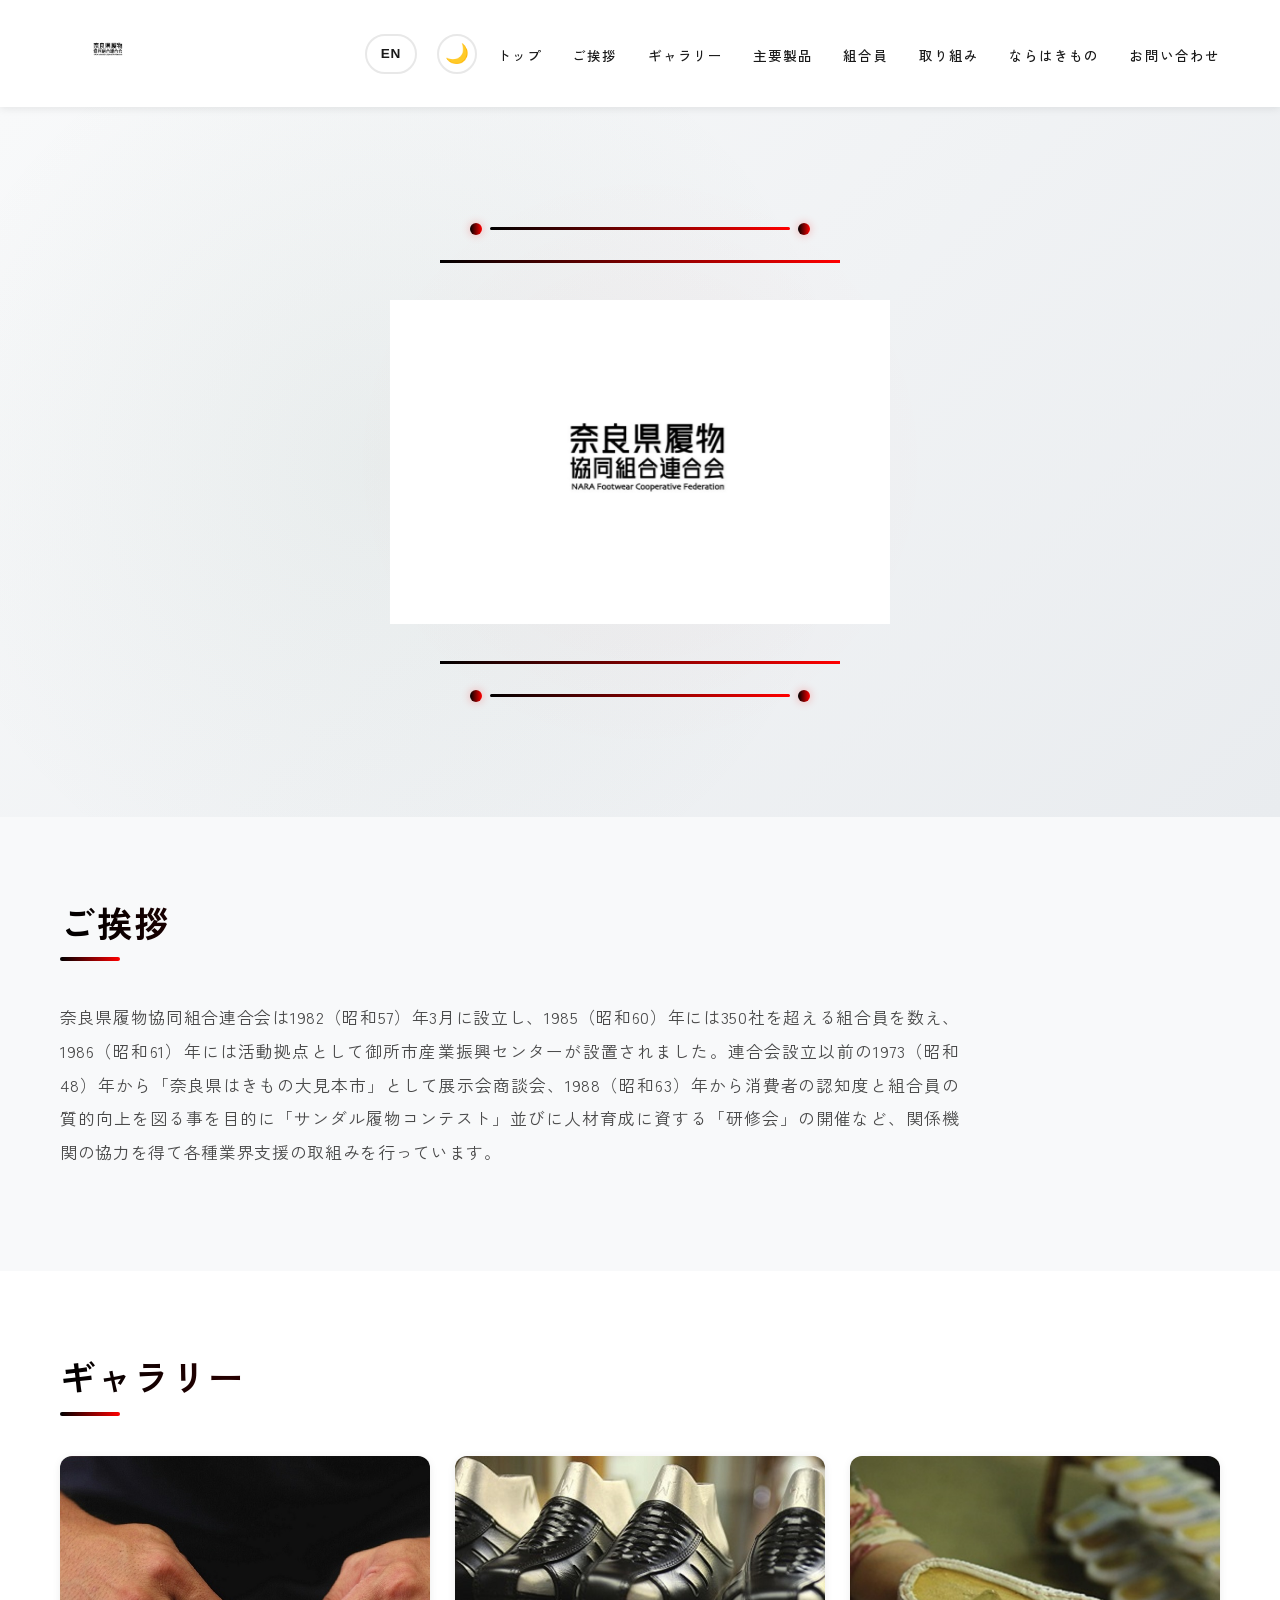
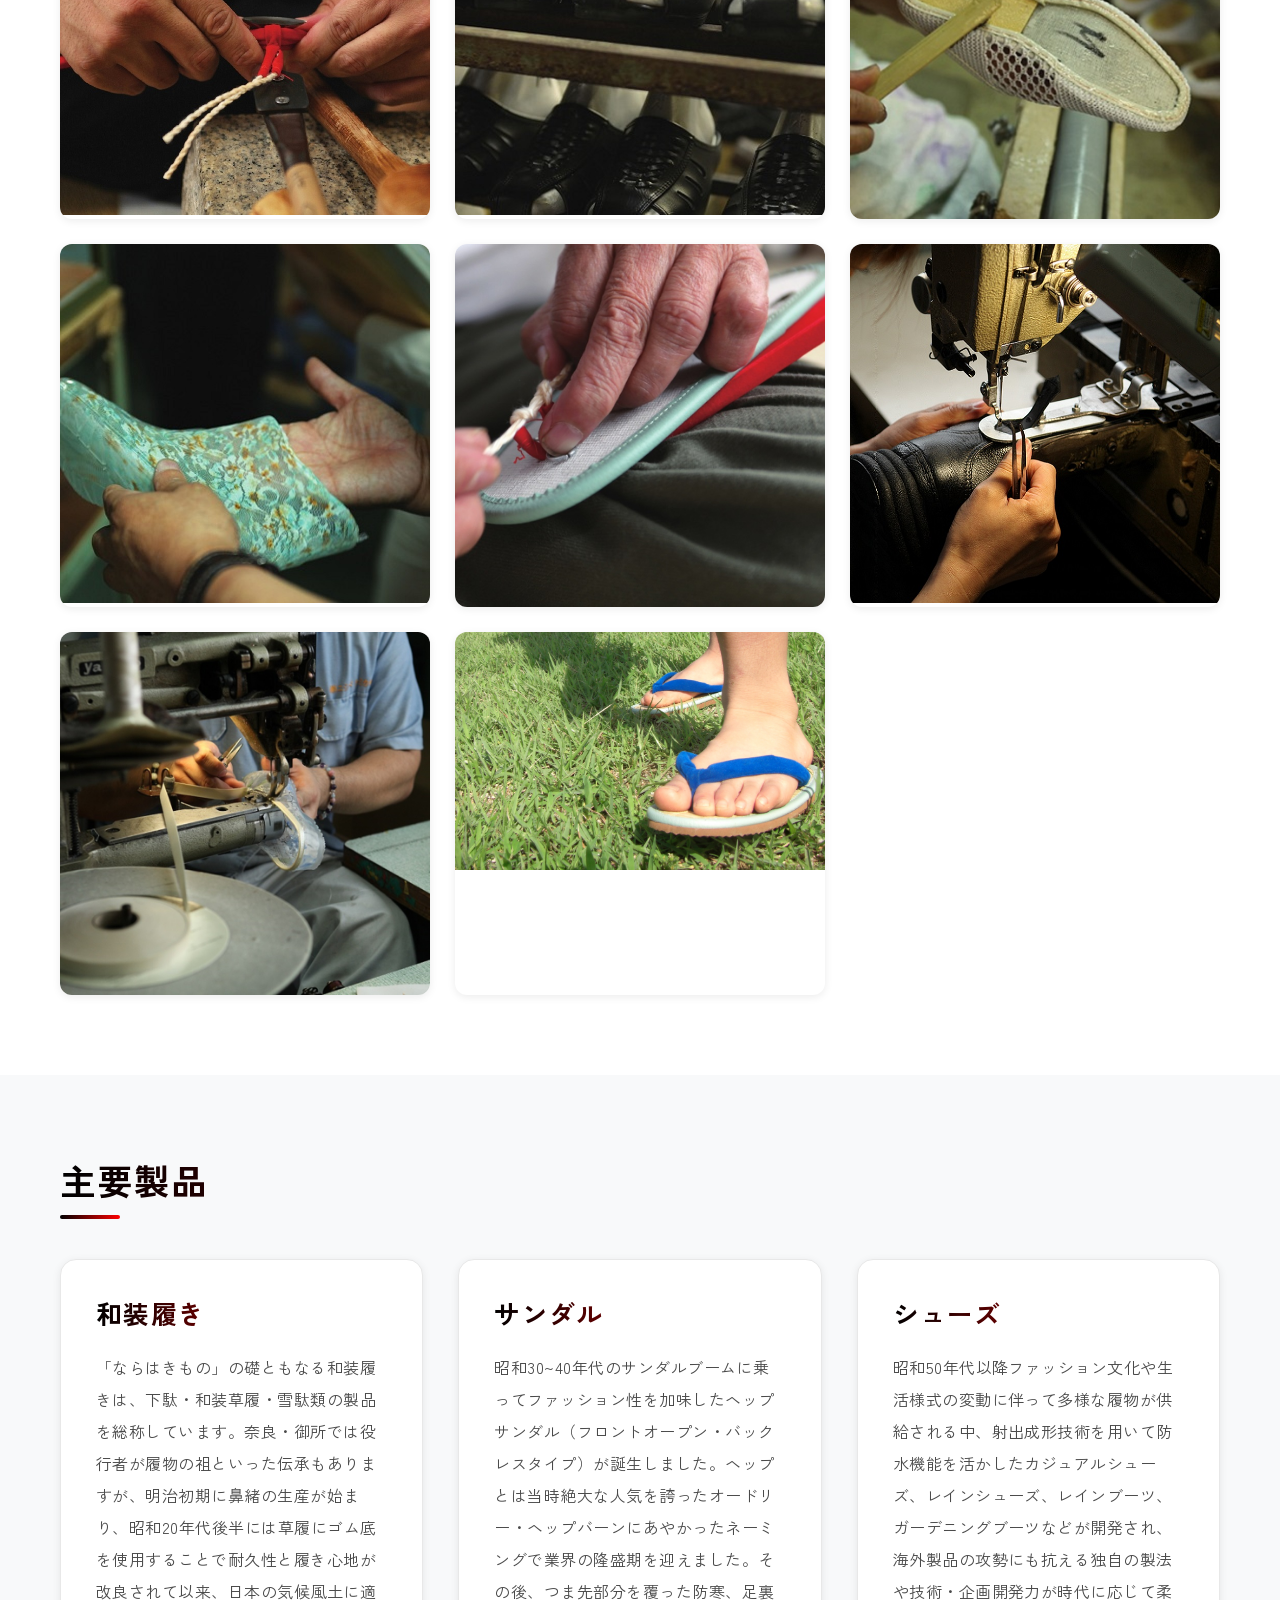
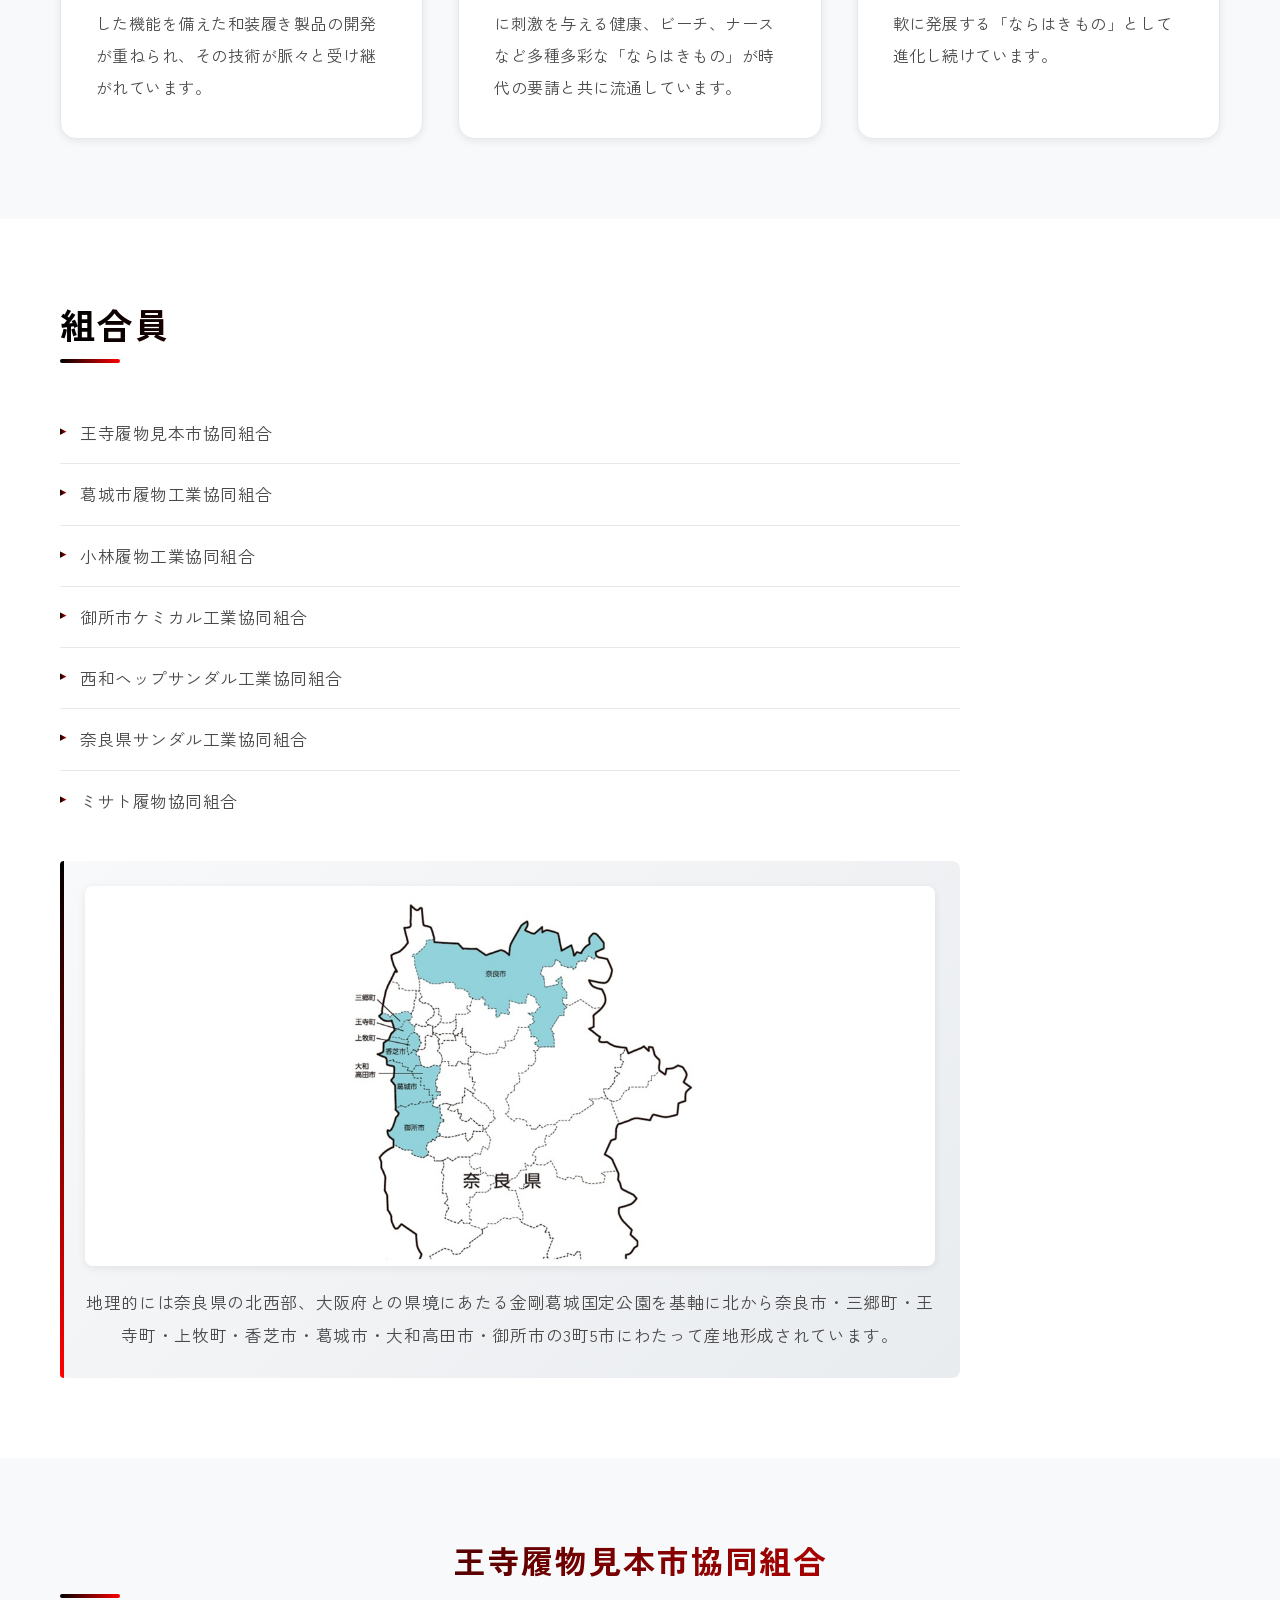
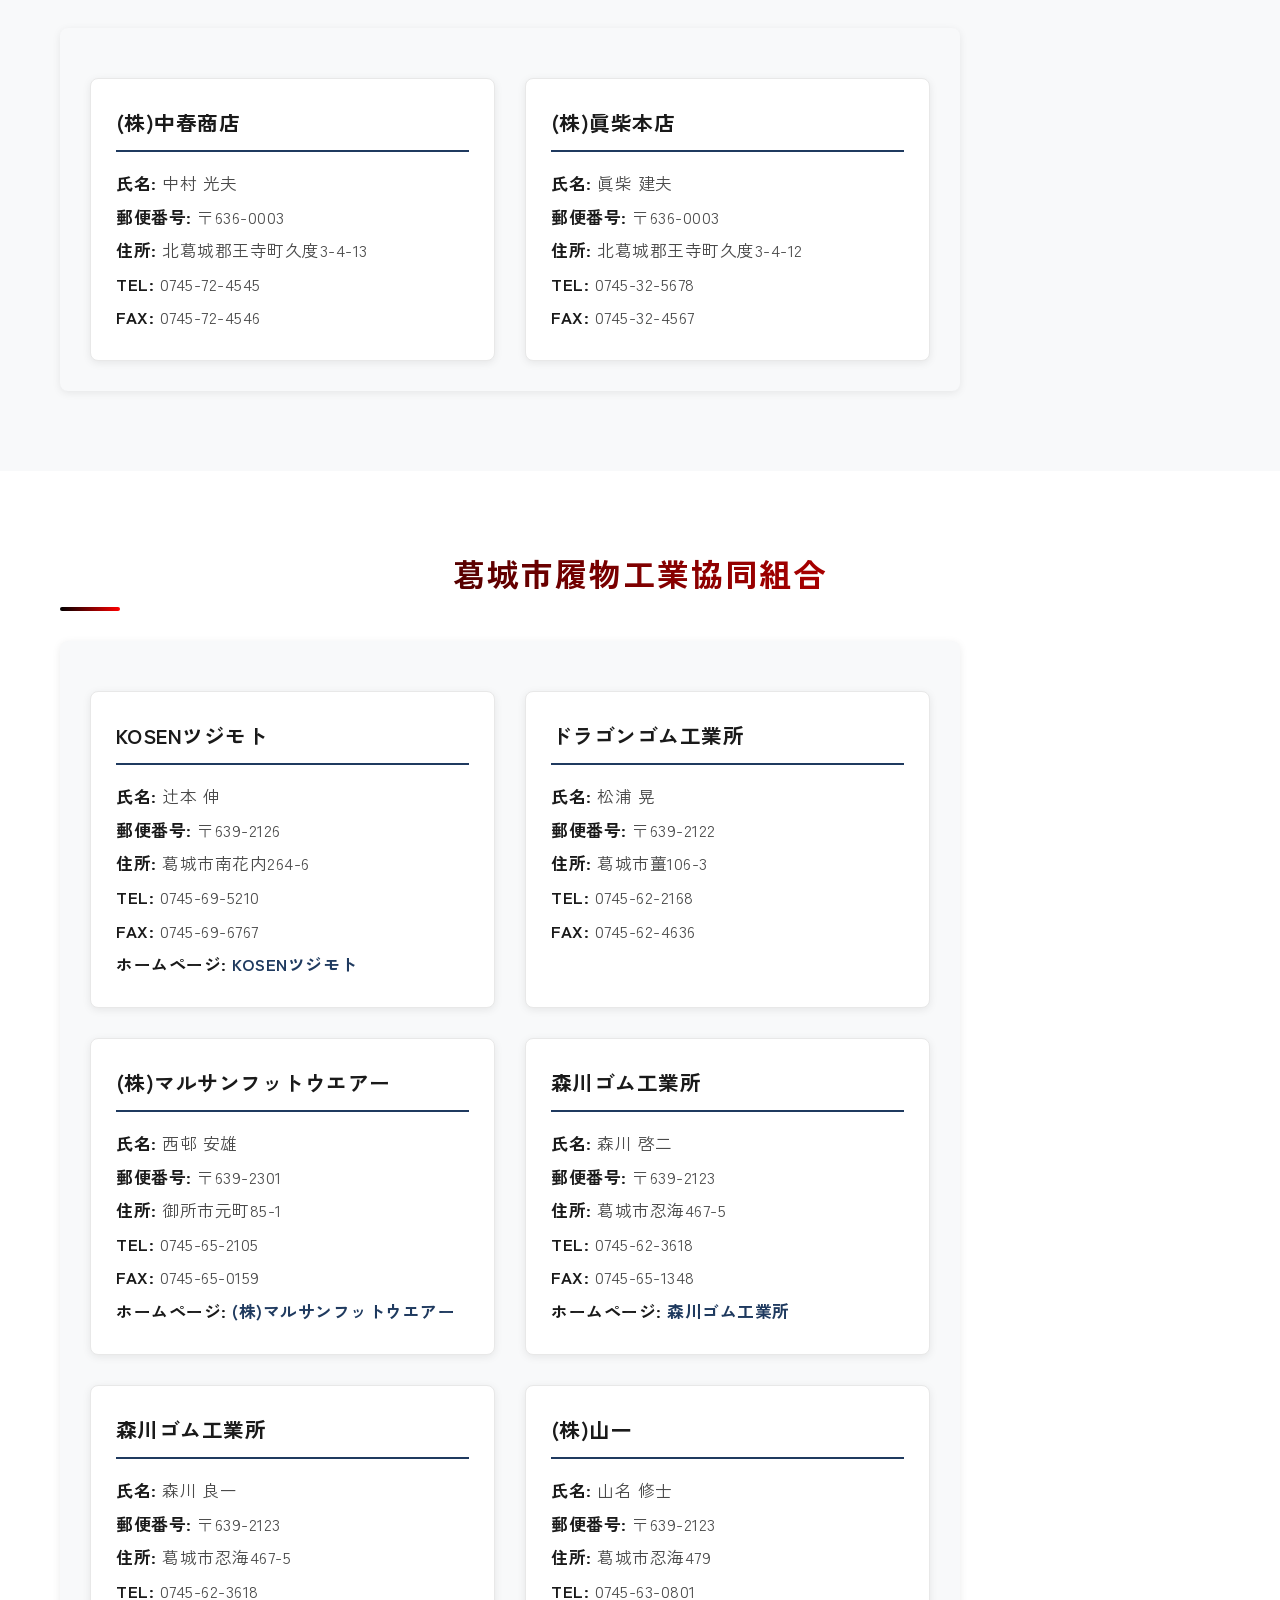
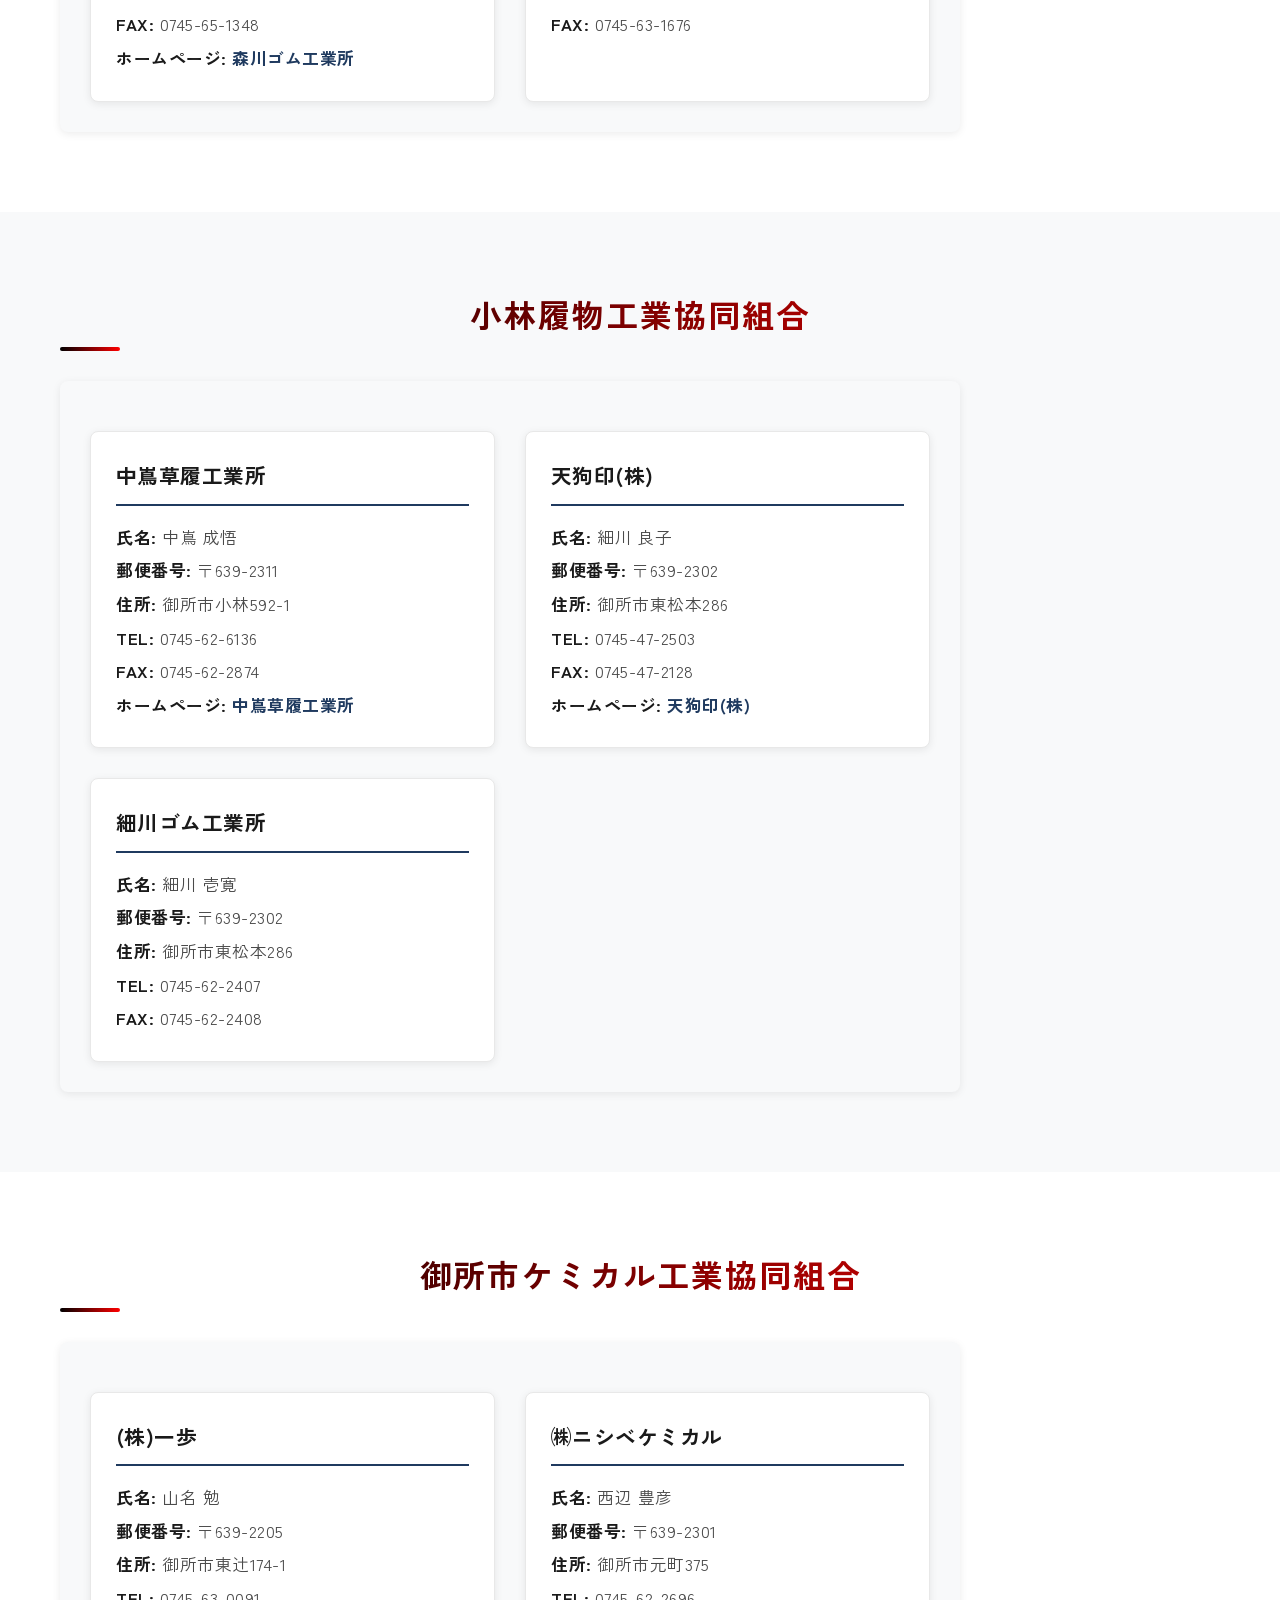
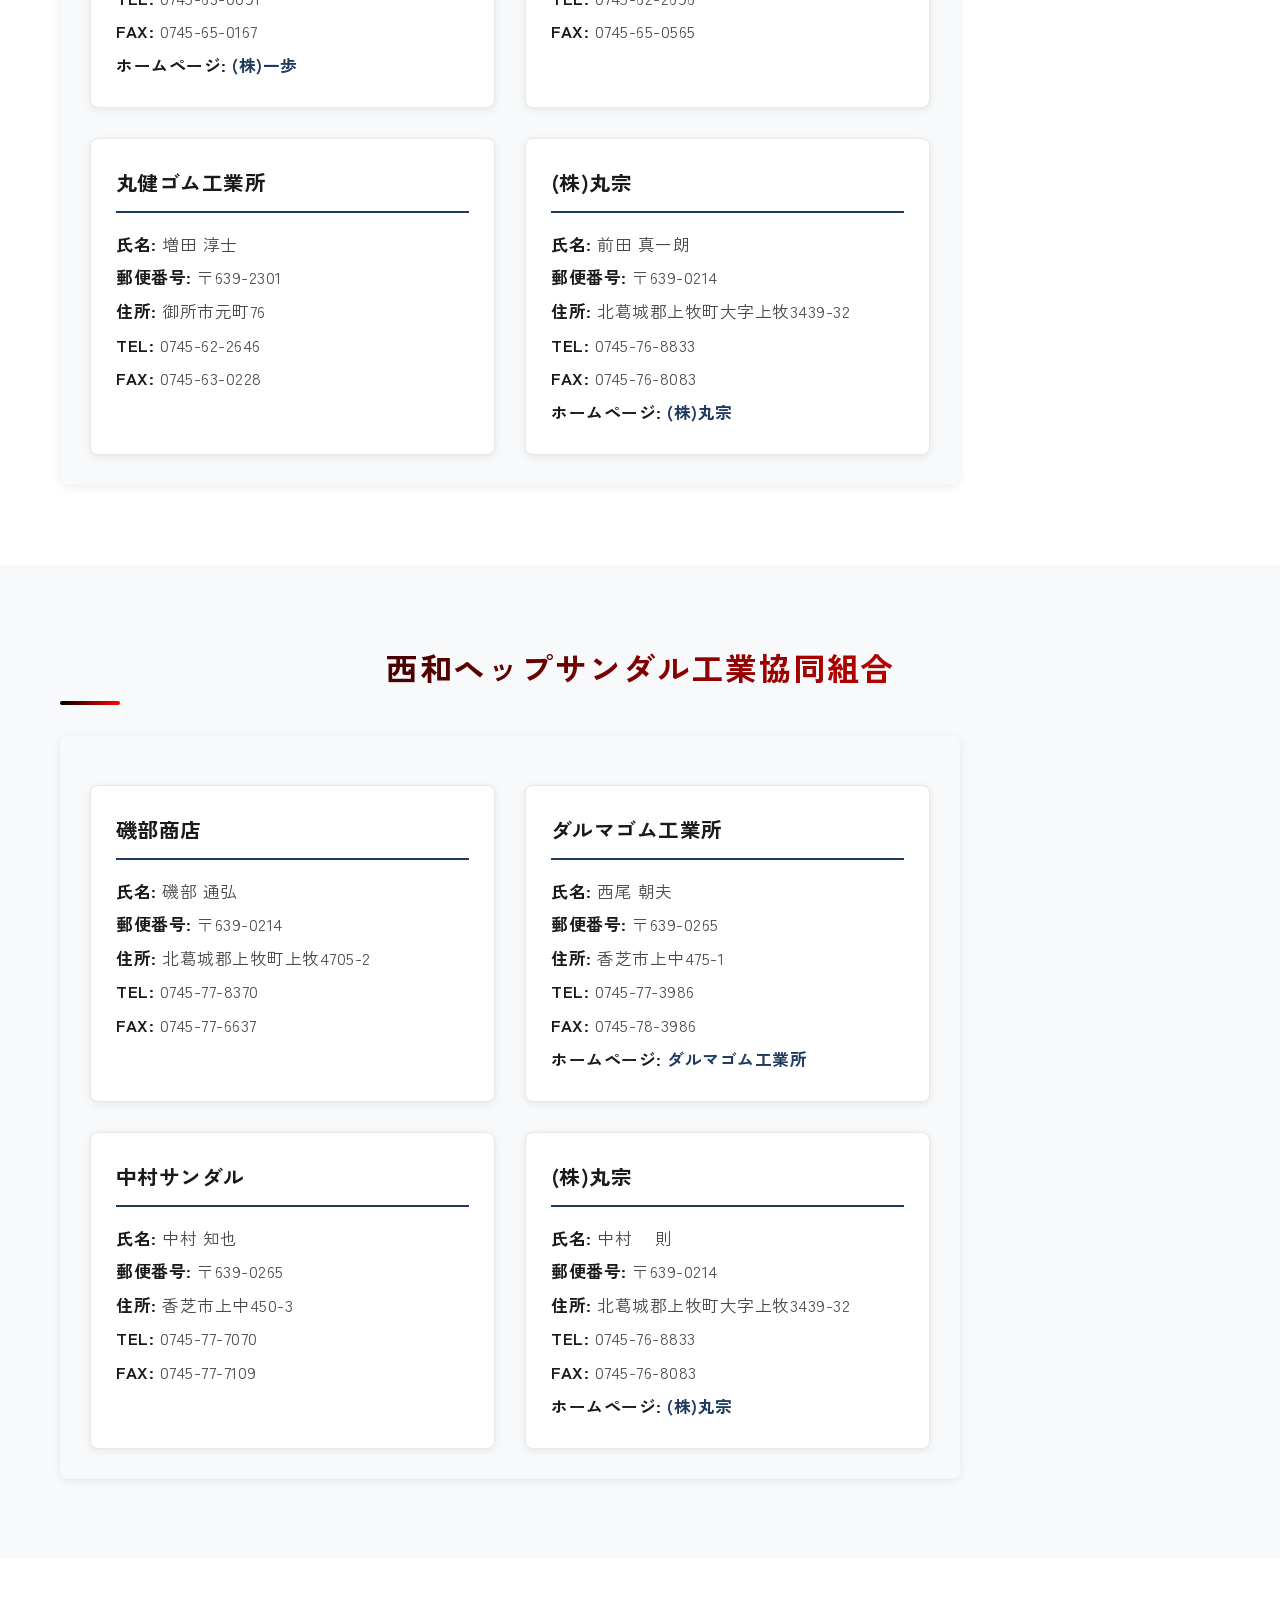
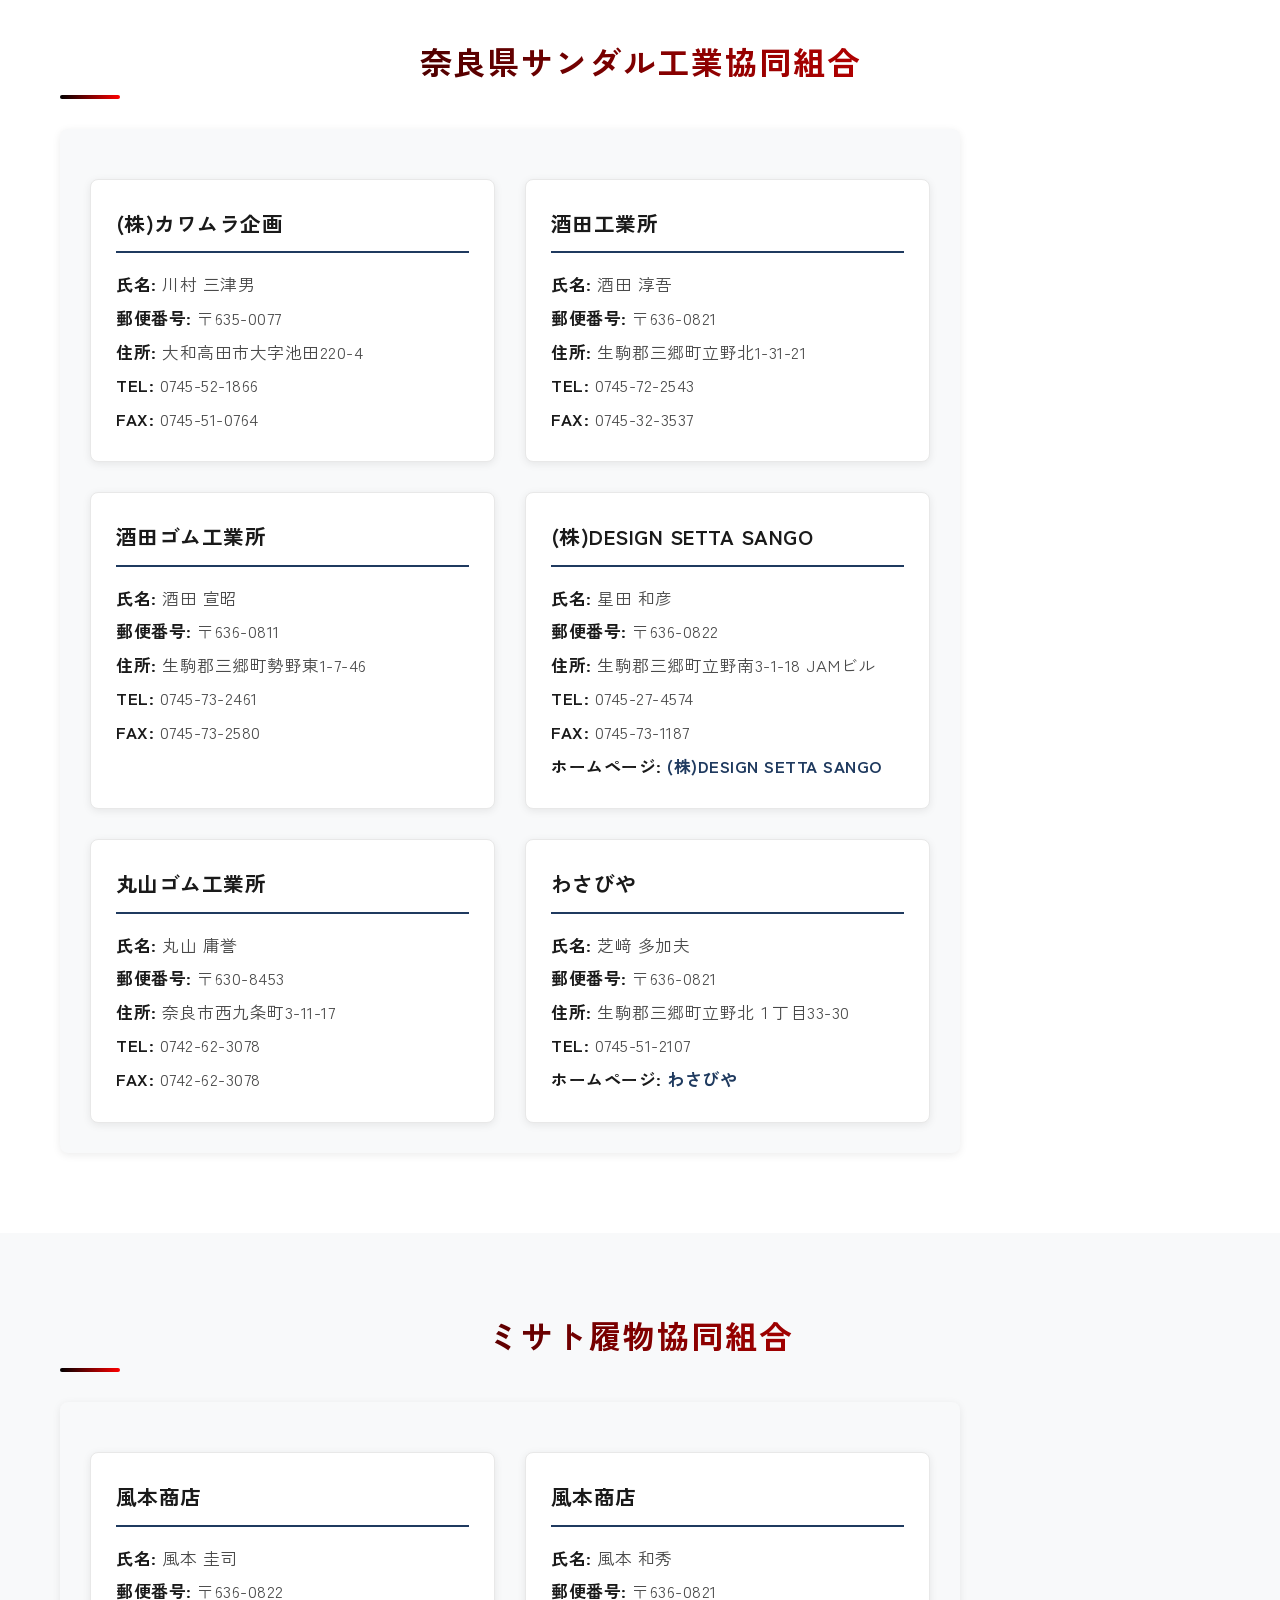
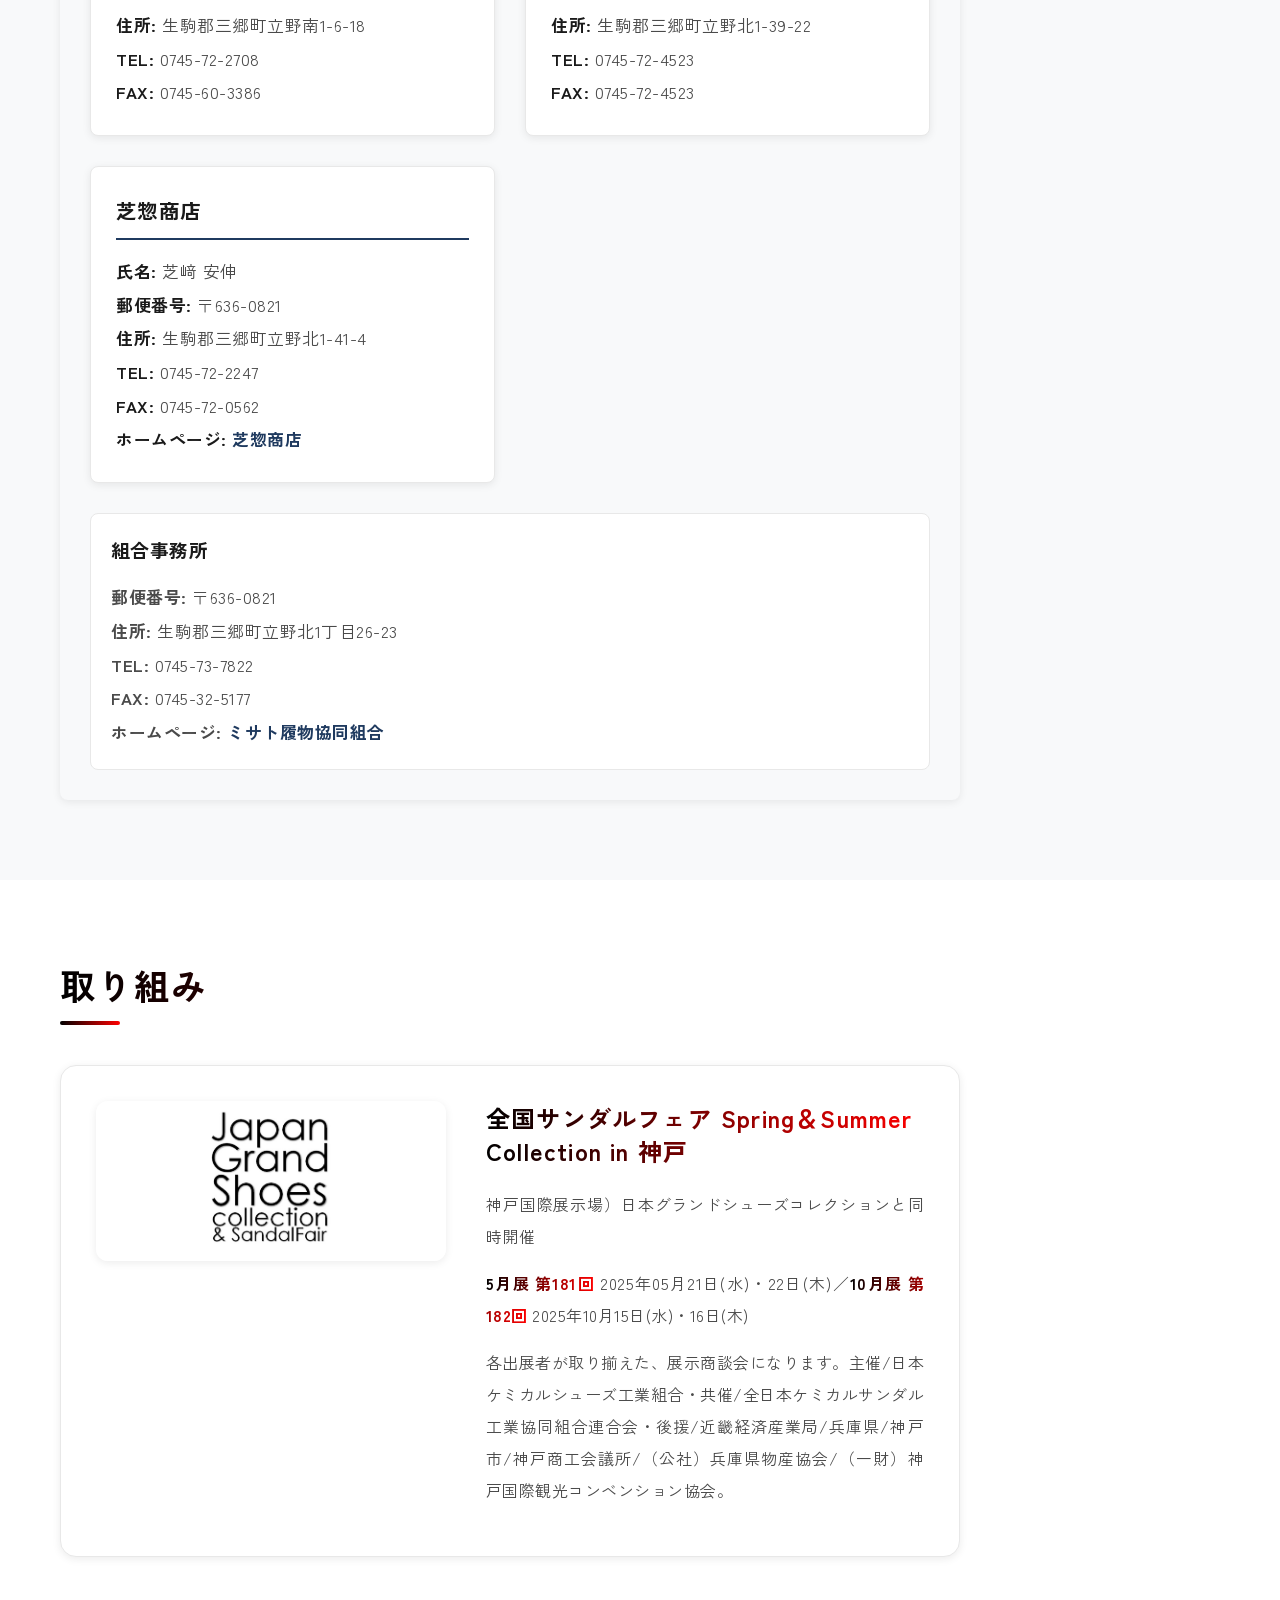
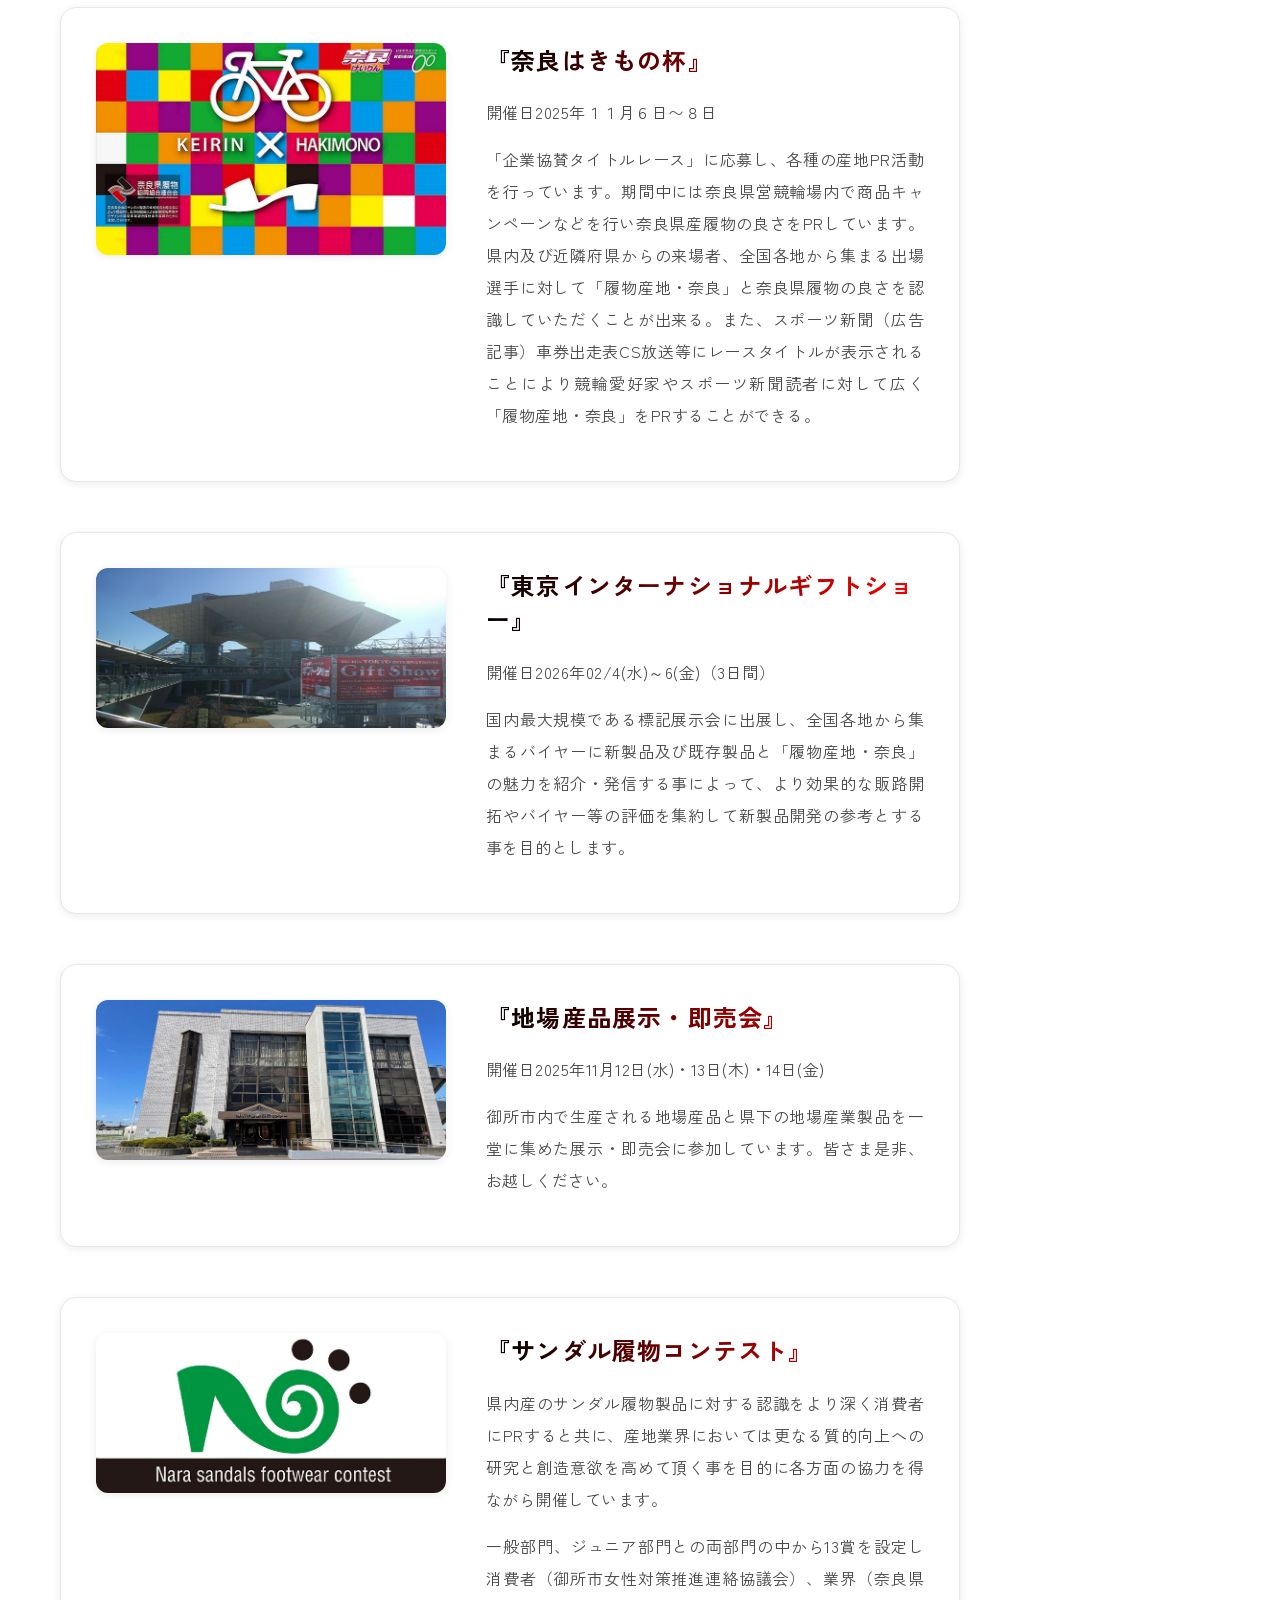
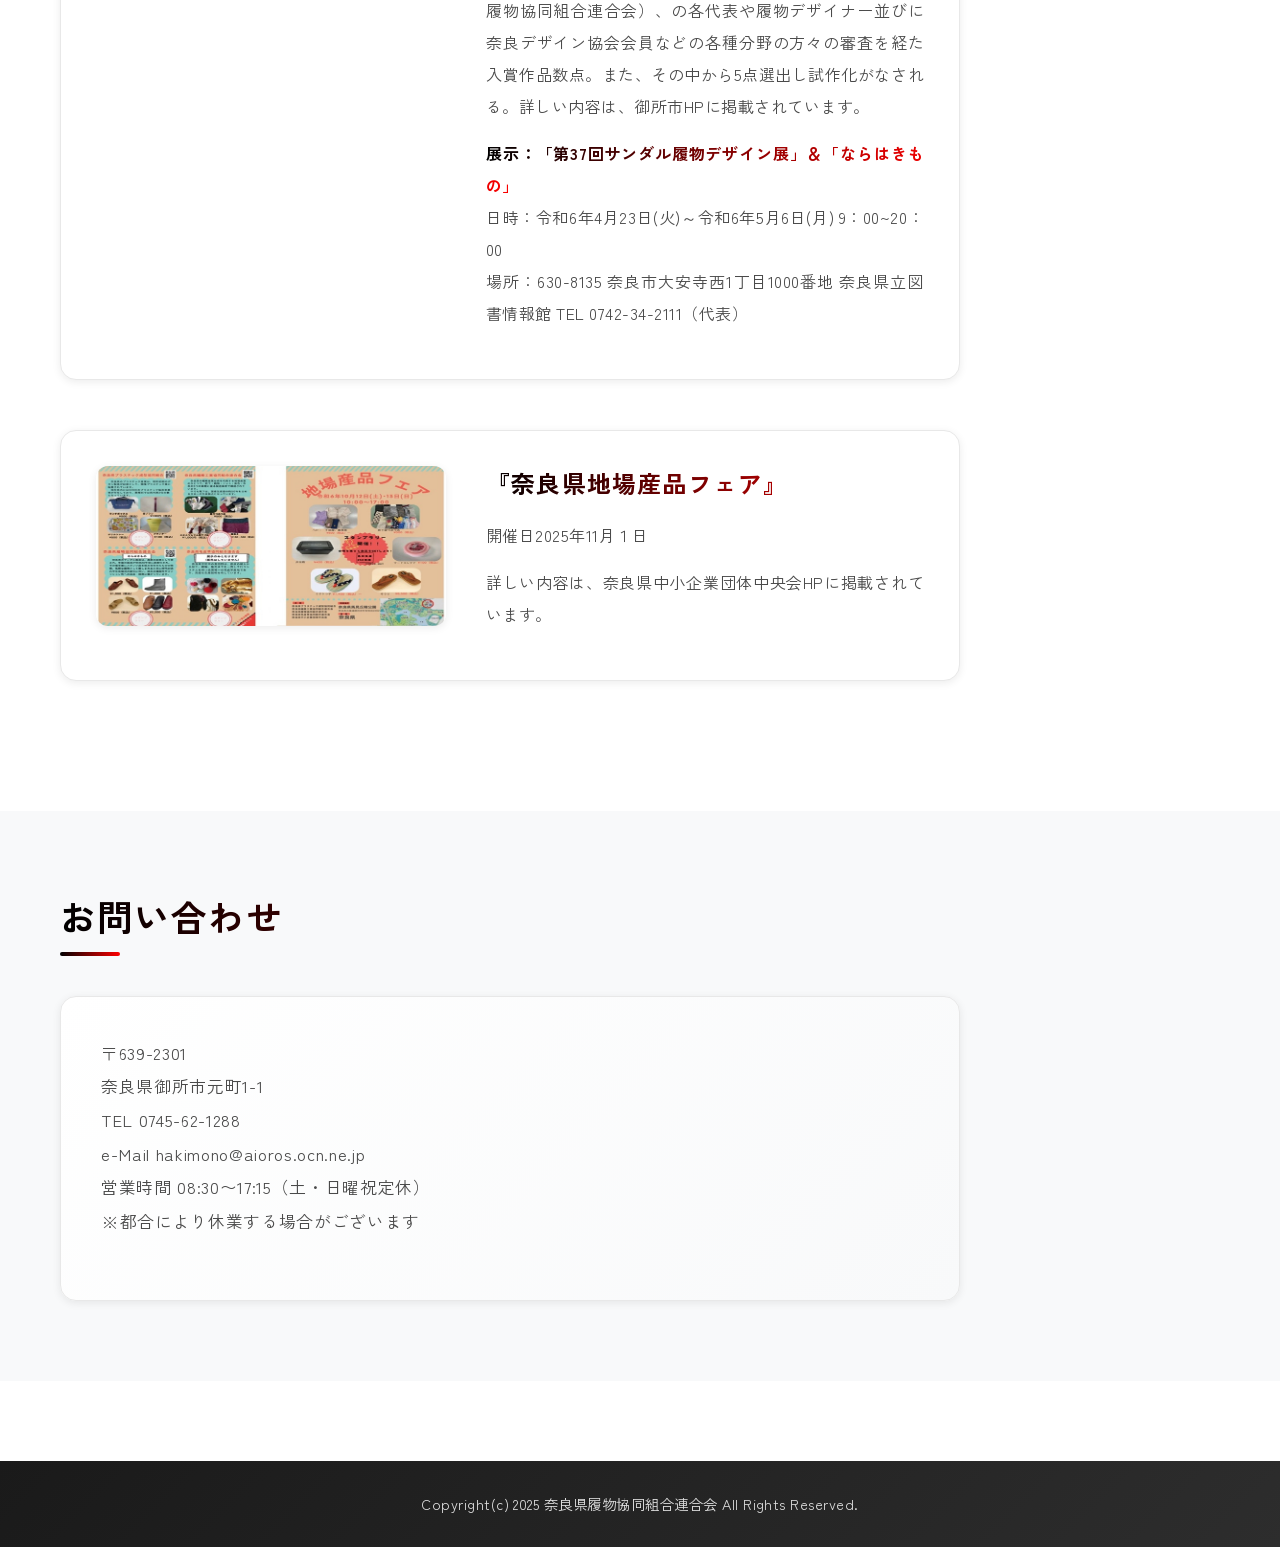
<file: index.html>
<!DOCTYPE html>
<html lang="ja">

<head>
    <meta charset="UTF-8">
    <meta name="viewport" content="width=device-width, initial-scale=1.0">
    <meta name="description" content="奈良県履物協同組合連合会の公式ホームページ">
    <title>奈良県履物協同組合連合会 | Nara Footwear Federation</title>
    <script>
        // ページ読み込み前にテーマ・言語を適用（FOUC防止）
        (function () {
            const savedTheme = localStorage.getItem('theme') || 'light';
            document.documentElement.setAttribute('data-theme', savedTheme);
            const savedLang = localStorage.getItem('lang') || 'ja';
            document.documentElement.setAttribute('lang', savedLang);
        })();
    </script>
    <link rel="stylesheet" href="assets/css/style.css">
</head>

<body>
    <header>
        <div class="container">
            <div class="logo">
                <img src="assets/images/federation_logo.jpg" alt="Nara Prefecture Footwear Cooperative Federation / 奈良県履物協同組合連合会">
            </div>
            <nav>
                <button class="lang-toggle" aria-label="Language / 言語" id="langToggle">
                    <span class="lang-label">EN</span>
                </button>
                <button class="theme-toggle" aria-label="テーマ切り替え" id="themeToggle">
                    <span class="theme-icon">🌙</span>
                </button>
                <ul class="nav-menu">
                    <li><a href="#top"><span lang="ja">トップ</span><span lang="en">TOP</span></a></li>
                    <li><a href="#message"><span lang="ja">ご挨拶</span><span lang="en">MESSAGE</span></a></li>
                    <li><a href="#gallery"><span lang="ja">ギャラリー</span><span lang="en">GALLERY</span></a></li>
                    <li><a href="#keyproduct"><span lang="ja">主要製品</span><span lang="en">KEYPRODUCT</span></a></li>
                    <li><a href="#link"><span lang="ja">組合員</span><span lang="en">MEMBERS</span></a></li>
                    <li><a href="#efforts"><span lang="ja">取り組み</span><span lang="en">EFFORTS BUSINESS</span></a></li>
                    <li><a href="narahakimono.html"><span lang="ja">ならはきもの</span><span lang="en">NARA HAKIMONO</span></a></li>
                    <li><a href="#contact"><span lang="ja">お問い合わせ</span><span lang="en">CONTACT</span></a></li>
                </ul>
                <button class="menu-toggle" aria-label="メニュー">
                    <span></span>
                    <span></span>
                    <span></span>
                </button>
            </nav>
        </div>
    </header>

    <main>
        <section id="top" class="hero">
            <div class="container">
                <div class="hero-content">
                    <div class="hero-text">
                        <div class="hero-decoration hero-decoration-top"></div>
                        <h1 class="hero-title">
                            <span class="hero-title-text" lang="ja">奈良県履物協同組合連合会</span>
                            <span class="hero-title-text" lang="en">Nara Prefecture Footwear Cooperative Federation</span>
                            <img src="assets/images/federation_logo.jpg" alt="Nara Prefecture Footwear Cooperative Federation" class="hero-title-image">
                        </h1>
                        <div class="hero-decoration hero-decoration-bottom"></div>
                    </div>
                </div>
            </div>
        </section>

        <section id="message" class="section">
            <div class="container">
                <h2><span lang="ja">ご挨拶</span><span lang="en">MESSAGE</span></h2>
                <div class="content">
                    <p lang="ja">奈良県履物協同組合連合会は1982（昭和57）年3月に設立し、1985（昭和60）年には350社を超える組合員を数え、1986（昭和61）年には活動拠点として御所市産業振興センターが設置されました。連合会設立以前の1973（昭和48）年から「奈良県はきもの大見本市」として展示会商談会、1988（昭和63）年から消費者の認知度と組合員の質的向上を図る事を目的に「サンダル履物コンテスト」並びに人材育成に資する「研修会」の開催など、関係機関の協力を得て各種業界支援の取組みを行っています。
                    </p>
                    <p lang="en">The Nara Prefecture Footwear Cooperative Federation was established in March 1982 (Shōwa 57). By 1985 (Shōwa 60), the federation had grown to over 350 member companies, and in 1986 (Shōwa 61) the Gose City Industrial Promotion Center was opened as our operational base. Even before the federation's founding, the "Nara Prefecture Footwear Trade Fair" had been held as a business exhibition starting in 1973 (Shōwa 48). Since 1988 (Shōwa 63), with the aim of raising consumer awareness and improving the quality of our members, we have also organized the "Sandal Footwear Contest" and training seminars for human resource development. Through cooperation with related organizations, we continue a wide range of efforts to support the industry.
                    </p>
                </div>
            </div>
        </section>

        <section id="gallery" class="section">
            <div class="container">
                <h2><span lang="ja">ギャラリー</span><span lang="en">GALLERY</span></h2>
                <div class="gallery-grid">
                    <div class="gallery-item">
                        <img src="assets/images/photo01-00.jpg" alt="Gallery image 1">
                    </div>
                    <div class="gallery-item">
                        <img src="assets/images/photo03-00.jpg" alt="Gallery image 2">
                    </div>
                    <div class="gallery-item">
                        <img src="assets/images/photo03-852-836.jpg" alt="Gallery image 3">
                    </div>
                    <div class="gallery-item">
                        <img src="assets/images/photo04-00b.jpg" alt="Gallery image 4">
                    </div>
                    <div class="gallery-item">
                        <img src="assets/images/photo04-852-836.jpg" alt="Gallery image 5">
                    </div>
                    <div class="gallery-item">
                        <img src="assets/images/photo04-1717.jpg" alt="Gallery image 6">
                    </div>
                    <div class="gallery-item">
                        <img src="assets/images/photo05-852-836.jpg" alt="Gallery image 7">
                    </div>
                    <div class="gallery-item">
                        <img src="assets/images/photo07-3165.jpg" alt="Gallery image 8">
                    </div>
                </div>
            </div>
        </section>

        <section id="keyproduct" class="section">
            <div class="container">
                <h2><span lang="ja">主要製品</span><span lang="en">KEYPRODUCT</span></h2>
                <div class="product-grid">
                    <div class="product-item">
                        <h3 lang="ja">和装履き</h3>
                        <h3 lang="en">Japanese-Style Footwear</h3>
                        <p lang="ja">「ならはきもの」の礎ともなる和装履きは、下駄・和装草履・雪駄類の製品を総称しています。奈良・御所では役行者が履物の祖といった伝承もありますが、明治初期に鼻緒の生産が始まり、昭和20年代後半には草履にゴム底を使用することで耐久性と履き心地が改良されて以来、日本の気候風土に適した機能を備えた和装履き製品の開発が重ねられ、その技術が脈々と受け継がれています。
                        </p>
                        <p lang="en">Japanese-style footwear — the foundation of "Nara hakimono" — is a general term for products such as geta (wooden clogs), wasō zōri (Japanese-style sandals), and setta. In Nara and Gose, tradition holds that En no Gyōja was the originator of footwear. Production of the hanao (thong strap) began in the early Meiji period, and from the late 1940s the use of rubber soles on zōri greatly improved durability and comfort. Since then, the industry has continued to develop products suited to Japan's climate and lifestyle, with these techniques passed down across generations.
                        </p>
                    </div>
                    <div class="product-item">
                        <h3 lang="ja">サンダル</h3>
                        <h3 lang="en">Sandals</h3>
                        <p lang="ja">昭和30~40年代のサンダルブームに乗ってファッション性を加味したヘップサンダル（フロントオープン・バックレスタイプ）が誕生しました。ヘップとは当時絶大な人気を誇ったオードリー・ヘップバーンにあやかったネーミングで業界の隆盛期を迎えました。その後、つま先部分を覆った防寒、足裏に刺激を与える健康、ビーチ、ナースなど多種多彩な「ならはきもの」が時代の要請と共に流通しています。
                        </p>
                        <p lang="en">Riding the sandal boom of the 1950s and 60s (Shōwa 30s–40s), the fashion-oriented "Hep sandal" (front-open, backless type) was born. The name "Hep" was inspired by the immensely popular Audrey Hepburn of that era, and the industry enjoyed its golden age. Since then, a wide variety of "Nara hakimono" products have been distributed in response to changing needs — including warm closed-toe sandals, health sandals that stimulate the soles, beach sandals, and nurse sandals.
                        </p>
                    </div>
                    <div class="product-item">
                        <h3 lang="ja">シューズ</h3>
                        <h3 lang="en">Shoes</h3>
                        <p lang="ja">昭和50年代以降ファッション文化や生活様式の変動に伴って多様な履物が供給される中、射出成形技術を用いて防水機能を活かしたカジュアルシューズ、レインシューズ、レインブーツ、ガーデニングブーツなどが開発され、海外製品の攻勢にも抗える独自の製法や技術・企画開発力が時代に応じて柔軟に発展する「ならはきもの」として進化し続けています。
                        </p>
                        <p lang="en">Since the late 1970s (Shōwa 50s), as fashion culture and lifestyles have evolved, a wide variety of footwear has emerged. Using injection molding technology with built-in waterproofing, casual shoes, rain shoes, rain boots, and gardening boots have been developed. With proprietary manufacturing methods, technical know-how, and product planning capabilities that can stand up to foreign competition, "Nara hakimono" continues to evolve in step with the times.
                        </p>
                    </div>
                </div>
            </div>
        </section>

        <section id="link" class="section">
            <div class="container">
                <h2><span lang="ja">組合員</span><span lang="en">MEMBERS</span></h2>
                <div class="content">
                    <ul class="member-list">
                        <li><a href="#member-oji"><span lang="ja">王寺履物見本市協同組合</span><span lang="en">Oji Footwear Trade Fair Cooperative</span></a></li>
                        <li><a href="#member-katsuragi"><span lang="ja">葛城市履物工業協同組合</span><span lang="en">Katsuragi City Footwear Industry Cooperative</span></a></li>
                        <li><a href="#member-kobayashi"><span lang="ja">小林履物工業協同組合</span><span lang="en">Kobayashi Footwear Industry Cooperative</span></a></li>
                        <li><a href="#member-gose"><span lang="ja">御所市ケミカル工業協同組合</span><span lang="en">Gose City Chemical Industry Cooperative</span></a></li>
                        <li><a href="#member-seiwa"><span lang="ja">西和ヘップサンダル工業協同組合</span><span lang="en">Seiwa Hep-Sandal Industry Cooperative</span></a></li>
                        <li><a href="#member-nara"><span lang="ja">奈良県サンダル工業協同組合</span><span lang="en">Nara Prefecture Sandal Industry Cooperative</span></a></li>
                        <li><a href="#member-misato"><span lang="ja">ミサト履物協同組合</span><span lang="en">Misato Footwear Cooperative</span></a></li>
                    </ul>
                    <div class="location-info">
                        <img src="assets/images/pgSec04-01.jpg" alt="Map of production area" class="location-image">
                        <p lang="ja">
                            地理的には奈良県の北西部、大阪府との県境にあたる金剛葛城国定公園を基軸に北から奈良市・三郷町・王寺町・上牧町・香芝市・葛城市・大和高田市・御所市の3町5市にわたって産地形成されています。
                        </p>
                        <p lang="en">
                            Geographically, the production area is centered on Kongō-Katsuragi Quasi-National Park along the border between Nara and Osaka prefectures in northwestern Nara, spanning five cities and three towns from north to south: Nara City, Sangō Town, Ōji Town, Kanmaki Town, Kashiba City, Katsuragi City, Yamatotakada City, and Gose City.
                        </p>
                    </div>
                </div>
            </div>
        </section>

        <!-- 各組合の詳細セクション -->
        <section id="member-oji" class="section member-detail">
            <div class="container">
                <h2><span lang="ja">王寺履物見本市協同組合</span><span lang="en">Oji Footwear Trade Fair Cooperative</span></h2>
                <div class="content">
                    <div class="member-info">
                        <div class="member-companies">
                            <div class="company-item">
                                <h3 lang="ja">(株)中春商店</h3>
                                <h3 lang="en">Nakaharu Shōten Co., Ltd.</h3>
                                <p lang="ja">
                                    <strong>氏名:</strong> 中村 光夫<br>
                                    <strong>郵便番号:</strong> 〒636-0003<br>
                                    <strong>住所:</strong> 北葛城郡王寺町久度3-4-13<br>
                                    <strong>TEL:</strong> 0745-72-4545<br>
                                    <strong>FAX:</strong> 0745-72-4546
                                </p>
                                <p lang="en">
                                    <strong>Representative:</strong> Mitsuo Nakamura<br>
                                    <strong>Postal Code:</strong> 〒636-0003<br>
                                    <strong>Address:</strong> 3-4-13 Kudo, Ōji-chō, Kitakatsuragi-gun, Nara<br>
                                    <strong>TEL:</strong> 0745-72-4545<br>
                                    <strong>FAX:</strong> 0745-72-4546
                                </p>
                            </div>
                            <div class="company-item">
                                <h3 lang="ja">(株)眞柴本店</h3>
                                <h3 lang="en">Mashiba Honten Co., Ltd.</h3>
                                <p lang="ja">
                                    <strong>氏名:</strong> 眞柴 建夫<br>
                                    <strong>郵便番号:</strong> 〒636-0003<br>
                                    <strong>住所:</strong> 北葛城郡王寺町久度3-4-12<br>
                                    <strong>TEL:</strong> 0745-32-5678<br>
                                    <strong>FAX:</strong> 0745-32-4567
                                </p>
                                <p lang="en">
                                    <strong>Representative:</strong> Tateo Mashiba<br>
                                    <strong>Postal Code:</strong> 〒636-0003<br>
                                    <strong>Address:</strong> 3-4-12 Kudo, Ōji-chō, Kitakatsuragi-gun, Nara<br>
                                    <strong>TEL:</strong> 0745-32-5678<br>
                                    <strong>FAX:</strong> 0745-32-4567
                                </p>
                            </div>
                        </div>
                    </div>
                </div>
            </div>
        </section>

        <section id="member-katsuragi" class="section member-detail">
            <div class="container">
                <h2><span lang="ja">葛城市履物工業協同組合</span><span lang="en">Katsuragi City Footwear Industry Cooperative</span></h2>
                <div class="content">
                    <div class="member-info">
                        <div class="member-companies">
                            <div class="company-item">
                                <h3 lang="ja">KOSENツジモト</h3>
                                <h3 lang="en">KOSEN Tsujimoto</h3>
                                <p lang="ja">
                                    <strong>氏名:</strong> 辻本 伸<br>
                                    <strong>郵便番号:</strong> 〒639-2126<br>
                                    <strong>住所:</strong> 葛城市南花内264-6<br>
                                    <strong>TEL:</strong> 0745-69-5210<br>
                                    <strong>FAX:</strong> 0745-69-6767<br>
                                    <strong>ホームページ:</strong> <a href="https://www.eonet.ne.jp/~kosentujimoto/index.htm" target="_blank" rel="noopener">KOSENツジモト</a>
                                </p>
                                <p lang="en">
                                    <strong>Representative:</strong> Shin Tsujimoto<br>
                                    <strong>Postal Code:</strong> 〒639-2126<br>
                                    <strong>Address:</strong> 264-6 Minamihanauchi, Katsuragi City, Nara<br>
                                    <strong>TEL:</strong> 0745-69-5210<br>
                                    <strong>FAX:</strong> 0745-69-6767<br>
                                    <strong>WEBSITE:</strong> <a href="https://www.eonet.ne.jp/~kosentujimoto/index.htm" target="_blank" rel="noopener">KOSEN Tsujimoto</a>
                                </p>
                            </div>
                            <div class="company-item">
                                <h3 lang="ja">ドラゴンゴム工業所</h3>
                                <h3 lang="en">Dragon Rubber Works</h3>
                                <p lang="ja">
                                    <strong>氏名:</strong> 松浦 晃<br>
                                    <strong>郵便番号:</strong> 〒639-2122<br>
                                    <strong>住所:</strong> 葛城市薑106-3<br>
                                    <strong>TEL:</strong> 0745-62-2168<br>
                                    <strong>FAX:</strong> 0745-62-4636
                                </p>
                                <p lang="en">
                                    <strong>Representative:</strong> Akira Matsuura<br>
                                    <strong>Postal Code:</strong> 〒639-2122<br>
                                    <strong>Address:</strong> 106-3 Hajikami, Katsuragi City, Nara<br>
                                    <strong>TEL:</strong> 0745-62-2168<br>
                                    <strong>FAX:</strong> 0745-62-4636
                                </p>
                            </div>
                            <div class="company-item">
                                <h3 lang="ja">(株)マルサンフットウエアー</h3>
                                <h3 lang="en">Marusan Footwear Co., Ltd.</h3>
                                <p lang="ja">
                                    <strong>氏名:</strong> 西邨 安雄<br>
                                    <strong>郵便番号:</strong> 〒639-2301<br>
                                    <strong>住所:</strong> 御所市元町85-1<br>
                                    <strong>TEL:</strong> 0745-65-2105<br>
                                    <strong>FAX:</strong> 0745-65-0159<br>
                                    <strong>ホームページ:</strong> <a href="https://marusanfootwear.com/" target="_blank" rel="noopener">(株)マルサンフットウエアー</a>
                                </p>
                                <p lang="en">
                                    <strong>Representative:</strong> Yasuo Nishimura<br>
                                    <strong>Postal Code:</strong> 〒639-2301<br>
                                    <strong>Address:</strong> 85-1 Motomachi, Gose City, Nara<br>
                                    <strong>TEL:</strong> 0745-65-2105<br>
                                    <strong>FAX:</strong> 0745-65-0159<br>
                                    <strong>WEBSITE:</strong> <a href="https://marusanfootwear.com/" target="_blank" rel="noopener">Marusan Footwear Co., Ltd.</a>
                                </p>
                            </div>
                            <div class="company-item">
                                <h3 lang="ja">森川ゴム工業所</h3>
                                <h3 lang="en">Morikawa Rubber Works</h3>
                                <p lang="ja">
                                    <strong>氏名:</strong> 森川 啓二<br>
                                    <strong>郵便番号:</strong> 〒639-2123<br>
                                    <strong>住所:</strong> 葛城市忍海467-5<br>
                                    <strong>TEL:</strong> 0745-62-3618<br>
                                    <strong>FAX:</strong> 0745-65-1348<br>
                                    <strong>ホームページ:</strong> <a href="https://maruryo.com/" target="_blank" rel="noopener">森川ゴム工業所</a>
                                </p>
                                <p lang="en">
                                    <strong>Representative:</strong> Keiji Morikawa<br>
                                    <strong>Postal Code:</strong> 〒639-2123<br>
                                    <strong>Address:</strong> 467-5 Oshimi, Katsuragi City, Nara<br>
                                    <strong>TEL:</strong> 0745-62-3618<br>
                                    <strong>FAX:</strong> 0745-65-1348<br>
                                    <strong>WEBSITE:</strong> <a href="https://maruryo.com/" target="_blank" rel="noopener">Morikawa Rubber Works</a>
                                </p>
                            </div>
                            <div class="company-item">
                                <h3 lang="ja">森川ゴム工業所</h3>
                                <h3 lang="en">Morikawa Rubber Works</h3>
                                <p lang="ja">
                                    <strong>氏名:</strong> 森川 良一<br>
                                    <strong>郵便番号:</strong> 〒639-2123<br>
                                    <strong>住所:</strong> 葛城市忍海467-5<br>
                                    <strong>TEL:</strong> 0745-62-3618<br>
                                    <strong>FAX:</strong> 0745-65-1348<br>
                                    <strong>ホームページ:</strong> <a href="https://maruryo.com/" target="_blank" rel="noopener">森川ゴム工業所</a>
                                </p>
                                <p lang="en">
                                    <strong>Representative:</strong> Ryōichi Morikawa<br>
                                    <strong>Postal Code:</strong> 〒639-2123<br>
                                    <strong>Address:</strong> 467-5 Oshimi, Katsuragi City, Nara<br>
                                    <strong>TEL:</strong> 0745-62-3618<br>
                                    <strong>FAX:</strong> 0745-65-1348<br>
                                    <strong>WEBSITE:</strong> <a href="https://maruryo.com/" target="_blank" rel="noopener">Morikawa Rubber Works</a>
                                </p>
                            </div>
                            <div class="company-item">
                                <h3 lang="ja">(株)山一</h3>
                                <h3 lang="en">Yamaichi Co., Ltd.</h3>
                                <p lang="ja">
                                    <strong>氏名:</strong> 山名 修士<br>
                                    <strong>郵便番号:</strong> 〒639-2123<br>
                                    <strong>住所:</strong> 葛城市忍海479<br>
                                    <strong>TEL:</strong> 0745-63-0801<br>
                                    <strong>FAX:</strong> 0745-63-1676
                                </p>
                                <p lang="en">
                                    <strong>Representative:</strong> Shūji Yamana<br>
                                    <strong>Postal Code:</strong> 〒639-2123<br>
                                    <strong>Address:</strong> 479 Oshimi, Katsuragi City, Nara<br>
                                    <strong>TEL:</strong> 0745-63-0801<br>
                                    <strong>FAX:</strong> 0745-63-1676
                                </p>
                            </div>
                        </div>
                    </div>
                </div>
            </div>
        </section>

        <section id="member-kobayashi" class="section member-detail">
            <div class="container">
                <h2><span lang="ja">小林履物工業協同組合</span><span lang="en">Kobayashi Footwear Industry Cooperative</span></h2>
                <div class="content">
                    <div class="member-info">
                        <div class="member-companies">
                            <div class="company-item">
                                <h3 lang="ja">中嶌草履工業所</h3>
                                <h3 lang="en">Nakashima Zōri Works</h3>
                                <p lang="ja">
                                    <strong>氏名:</strong> 中嶌 成悟<br>
                                    <strong>郵便番号:</strong> 〒639-2311<br>
                                    <strong>住所:</strong> 御所市小林592-1<br>
                                    <strong>TEL:</strong> 0745-62-6136<br>
                                    <strong>FAX:</strong> 0745-62-2874<br>
                                    <strong>ホームページ:</strong> <a href="https://r.goope.jp/nakajimazouri/" target="_blank" rel="noopener">中嶌草履工業所</a>
                                </p>
                                <p lang="en">
                                    <strong>Representative:</strong> Seigo Nakashima<br>
                                    <strong>Postal Code:</strong> 〒639-2311<br>
                                    <strong>Address:</strong> 592-1 Kobayashi, Gose City, Nara<br>
                                    <strong>TEL:</strong> 0745-62-6136<br>
                                    <strong>FAX:</strong> 0745-62-2874<br>
                                    <strong>WEBSITE:</strong> <a href="https://r.goope.jp/nakajimazouri/" target="_blank" rel="noopener">Nakashima Zōri Works</a>
                                </p>
                            </div>
                            <div class="company-item">
                                <h3 lang="ja">天狗印(株)</h3>
                                <h3 lang="en">Tengu-Jirushi Co., Ltd.</h3>
                                <p lang="ja">
                                    <strong>氏名:</strong> 細川 良子<br>
                                    <strong>郵便番号:</strong> 〒639-2302<br>
                                    <strong>住所:</strong> 御所市東松本286<br>
                                    <strong>TEL:</strong> 0745-47-2503<br>
                                    <strong>FAX:</strong> 0745-47-2128<br>
                                    <strong>ホームページ:</strong> <a href="https://www.tengu-mark.com/" target="_blank" rel="noopener">天狗印(株)</a>
                                </p>
                                <p lang="en">
                                    <strong>Representative:</strong> Yoshiko Hosokawa<br>
                                    <strong>Postal Code:</strong> 〒639-2302<br>
                                    <strong>Address:</strong> 286 Higashimatsumoto, Gose City, Nara<br>
                                    <strong>TEL:</strong> 0745-47-2503<br>
                                    <strong>FAX:</strong> 0745-47-2128<br>
                                    <strong>WEBSITE:</strong> <a href="https://www.tengu-mark.com/" target="_blank" rel="noopener">Tengu-Jirushi Co., Ltd.</a>
                                </p>
                            </div>
                            <div class="company-item">
                                <h3 lang="ja">細川ゴム工業所</h3>
                                <h3 lang="en">Hosokawa Rubber Works</h3>
                                <p lang="ja">
                                    <strong>氏名:</strong> 細川 壱寛<br>
                                    <strong>郵便番号:</strong> 〒639-2302<br>
                                    <strong>住所:</strong> 御所市東松本286<br>
                                    <strong>TEL:</strong> 0745-62-2407<br>
                                    <strong>FAX:</strong> 0745-62-2408
                                </p>
                                <p lang="en">
                                    <strong>Representative:</strong> Ichihiro Hosokawa<br>
                                    <strong>Postal Code:</strong> 〒639-2302<br>
                                    <strong>Address:</strong> 286 Higashimatsumoto, Gose City, Nara<br>
                                    <strong>TEL:</strong> 0745-62-2407<br>
                                    <strong>FAX:</strong> 0745-62-2408
                                </p>
                            </div>
                        </div>
                    </div>
                </div>
            </div>
        </section>

        <section id="member-gose" class="section member-detail">
            <div class="container">
                <h2><span lang="ja">御所市ケミカル工業協同組合</span><span lang="en">Gose City Chemical Industry Cooperative</span></h2>
                <div class="content">
                    <div class="member-info">
                        <div class="member-companies">
                            <div class="company-item">
                                <h3 lang="ja">(株)一歩</h3>
                                <h3 lang="en">Ippo Co., Ltd.</h3>
                                <p lang="ja">
                                    <strong>氏名:</strong> 山名 勉<br>
                                    <strong>郵便番号:</strong> 〒639-2205<br>
                                    <strong>住所:</strong> 御所市東辻174-1<br>
                                    <strong>TEL:</strong> 0745-63-0091<br>
                                    <strong>FAX:</strong> 0745-65-0167<br>
                                    <strong>ホームページ:</strong> <a href="https://www.narageta.jp/" target="_blank" rel="noopener">(株)一歩</a>
                                </p>
                                <p lang="en">
                                    <strong>Representative:</strong> Tsutomu Yamana<br>
                                    <strong>Postal Code:</strong> 〒639-2205<br>
                                    <strong>Address:</strong> 174-1 Higashitsuji, Gose City, Nara<br>
                                    <strong>TEL:</strong> 0745-63-0091<br>
                                    <strong>FAX:</strong> 0745-65-0167<br>
                                    <strong>WEBSITE:</strong> <a href="https://www.narageta.jp/" target="_blank" rel="noopener">Ippo Co., Ltd.</a>
                                </p>
                            </div>
                            <div class="company-item">
                                <h3 lang="ja">㈱ニシベケミカル</h3>
                                <h3 lang="en">Nishibe Chemical Co., Ltd.</h3>
                                <p lang="ja">
                                    <strong>氏名:</strong> 西辺 豊彦<br>
                                    <strong>郵便番号:</strong> 〒639-2301<br>
                                    <strong>住所:</strong> 御所市元町375<br>
                                    <strong>TEL:</strong> 0745-62-2696<br>
                                    <strong>FAX:</strong> 0745-65-0565
                                </p>
                                <p lang="en">
                                    <strong>Representative:</strong> Toyohiko Nishibe<br>
                                    <strong>Postal Code:</strong> 〒639-2301<br>
                                    <strong>Address:</strong> 375 Motomachi, Gose City, Nara<br>
                                    <strong>TEL:</strong> 0745-62-2696<br>
                                    <strong>FAX:</strong> 0745-65-0565
                                </p>
                            </div>
                            <div class="company-item">
                                <h3 lang="ja">丸健ゴム工業所</h3>
                                <h3 lang="en">Maruken Rubber Works</h3>
                                <p lang="ja">
                                    <strong>氏名:</strong> 増田 淳士<br>
                                    <strong>郵便番号:</strong> 〒639-2301<br>
                                    <strong>住所:</strong> 御所市元町76<br>
                                    <strong>TEL:</strong> 0745-62-2646<br>
                                    <strong>FAX:</strong> 0745-63-0228
                                </p>
                                <p lang="en">
                                    <strong>Representative:</strong> Atsushi Masuda<br>
                                    <strong>Postal Code:</strong> 〒639-2301<br>
                                    <strong>Address:</strong> 76 Motomachi, Gose City, Nara<br>
                                    <strong>TEL:</strong> 0745-62-2646<br>
                                    <strong>FAX:</strong> 0745-63-0228
                                </p>
                            </div>
                            <div class="company-item">
                                <h3 lang="ja">(株)丸宗</h3>
                                <h3 lang="en">Marusō Co., Ltd.</h3>
                                <p lang="ja">
                                    <strong>氏名:</strong> 前田 真一朗<br>
                                    <strong>郵便番号:</strong> 〒639-0214<br>
                                    <strong>住所:</strong> 北葛城郡上牧町大字上牧3439-32<br>
                                    <strong>TEL:</strong> 0745-76-8833<br>
                                    <strong>FAX:</strong> 0745-76-8083<br>
                                    <strong>ホームページ:</strong> <a href="https://www.nara-marusou.com/" target="_blank" rel="noopener">(株)丸宗</a>
                                </p>
                                <p lang="en">
                                    <strong>Representative:</strong> Shin'ichirō Maeda<br>
                                    <strong>Postal Code:</strong> 〒639-0214<br>
                                    <strong>Address:</strong> 3439-32 Ōaza Kanmaki, Kanmaki-chō, Kitakatsuragi-gun, Nara<br>
                                    <strong>TEL:</strong> 0745-76-8833<br>
                                    <strong>FAX:</strong> 0745-76-8083<br>
                                    <strong>WEBSITE:</strong> <a href="https://www.nara-marusou.com/" target="_blank" rel="noopener">Marusō Co., Ltd.</a>
                                </p>
                            </div>
                        </div>
                    </div>
                </div>
            </div>
        </section>

        <section id="member-seiwa" class="section member-detail">
            <div class="container">
                <h2><span lang="ja">西和ヘップサンダル工業協同組合</span><span lang="en">Seiwa Hep-Sandal Industry Cooperative</span></h2>
                <div class="content">
                    <div class="member-info">
                        <div class="member-companies">
                            <div class="company-item">
                                <h3 lang="ja">磯部商店</h3>
                                <h3 lang="en">Isobe Shōten</h3>
                                <p lang="ja">
                                    <strong>氏名:</strong> 磯部 通弘<br>
                                    <strong>郵便番号:</strong> 〒639-0214<br>
                                    <strong>住所:</strong> 北葛城郡上牧町上牧4705-2<br>
                                    <strong>TEL:</strong> 0745-77-8370<br>
                                    <strong>FAX:</strong> 0745-77-6637
                                </p>
                                <p lang="en">
                                    <strong>Representative:</strong> Michihiro Isobe<br>
                                    <strong>Postal Code:</strong> 〒639-0214<br>
                                    <strong>Address:</strong> 4705-2 Kanmaki, Kanmaki-chō, Kitakatsuragi-gun, Nara<br>
                                    <strong>TEL:</strong> 0745-77-8370<br>
                                    <strong>FAX:</strong> 0745-77-6637
                                </p>
                            </div>
                            <div class="company-item">
                                <h3 lang="ja">ダルマゴム工業所</h3>
                                <h3 lang="en">Daruma Rubber Works</h3>
                                <p lang="ja">
                                    <strong>氏名:</strong> 西尾 朝夫<br>
                                    <strong>郵便番号:</strong> 〒639-0265<br>
                                    <strong>住所:</strong> 香芝市上中475-1<br>
                                    <strong>TEL:</strong> 0745-77-3986<br>
                                    <strong>FAX:</strong> 0745-78-3986<br>
                                    <strong>ホームページ:</strong> <a href="https://www.pirogue.jp/about" target="_blank" rel="noopener">ダルマゴム工業所</a>
                                </p>
                                <p lang="en">
                                    <strong>Representative:</strong> Asao Nishio<br>
                                    <strong>Postal Code:</strong> 〒639-0265<br>
                                    <strong>Address:</strong> 475-1 Kaminaka, Kashiba City, Nara<br>
                                    <strong>TEL:</strong> 0745-77-3986<br>
                                    <strong>FAX:</strong> 0745-78-3986<br>
                                    <strong>WEBSITE:</strong> <a href="https://www.pirogue.jp/about" target="_blank" rel="noopener">Daruma Rubber Works</a>
                                </p>
                            </div>
                            <div class="company-item">
                                <h3 lang="ja">中村サンダル</h3>
                                <h3 lang="en">Nakamura Sandal</h3>
                                <p lang="ja">
                                    <strong>氏名:</strong> 中村 知也<br>
                                    <strong>郵便番号:</strong> 〒639-0265<br>
                                    <strong>住所:</strong> 香芝市上中450-3<br>
                                    <strong>TEL:</strong> 0745-77-7070<br>
                                    <strong>FAX:</strong> 0745-77-7109
                                </p>
                                <p lang="en">
                                    <strong>Representative:</strong> Tomoya Nakamura<br>
                                    <strong>Postal Code:</strong> 〒639-0265<br>
                                    <strong>Address:</strong> 450-3 Kaminaka, Kashiba City, Nara<br>
                                    <strong>TEL:</strong> 0745-77-7070<br>
                                    <strong>FAX:</strong> 0745-77-7109
                                </p>
                            </div>
                            <div class="company-item">
                                <h3 lang="ja">(株)丸宗</h3>
                                <h3 lang="en">Marusō Co., Ltd.</h3>
                                <p lang="ja">
                                    <strong>氏名:</strong> 中村 𠮷則<br>
                                    <strong>郵便番号:</strong> 〒639-0214<br>
                                    <strong>住所:</strong> 北葛城郡上牧町大字上牧3439-32<br>
                                    <strong>TEL:</strong> 0745-76-8833<br>
                                    <strong>FAX:</strong> 0745-76-8083<br>
                                    <strong>ホームページ:</strong> <a href="https://www.nara-marusou.com/" target="_blank" rel="noopener">(株)丸宗</a>
                                </p>
                                <p lang="en">
                                    <strong>Representative:</strong> Yoshinori Nakamura<br>
                                    <strong>Postal Code:</strong> 〒639-0214<br>
                                    <strong>Address:</strong> 3439-32 Ōaza Kanmaki, Kanmaki-chō, Kitakatsuragi-gun, Nara<br>
                                    <strong>TEL:</strong> 0745-76-8833<br>
                                    <strong>FAX:</strong> 0745-76-8083<br>
                                    <strong>WEBSITE:</strong> <a href="https://www.nara-marusou.com/" target="_blank" rel="noopener">Marusō Co., Ltd.</a>
                                </p>
                            </div>
                        </div>
                    </div>
                </div>
            </div>
        </section>

        <section id="member-nara" class="section member-detail">
            <div class="container">
                <h2><span lang="ja">奈良県サンダル工業協同組合</span><span lang="en">Nara Prefecture Sandal Industry Cooperative</span></h2>
                <div class="content">
                    <div class="member-info">
                        <div class="member-companies">
                            <div class="company-item">
                                <h3 lang="ja">(株)カワムラ企画</h3>
                                <h3 lang="en">Kawamura Planning Co., Ltd.</h3>
                                <p lang="ja">
                                    <strong>氏名:</strong> 川村 三津男<br>
                                    <strong>郵便番号:</strong> 〒635-0077<br>
                                    <strong>住所:</strong> 大和高田市大字池田220-4<br>
                                    <strong>TEL:</strong> 0745-52-1866<br>
                                    <strong>FAX:</strong> 0745-51-0764
                                </p>
                                <p lang="en">
                                    <strong>Representative:</strong> Mitsuo Kawamura<br>
                                    <strong>Postal Code:</strong> 〒635-0077<br>
                                    <strong>Address:</strong> 220-4 Ōaza Ikeda, Yamatotakada City, Nara<br>
                                    <strong>TEL:</strong> 0745-52-1866<br>
                                    <strong>FAX:</strong> 0745-51-0764
                                </p>
                            </div>
                            <div class="company-item">
                                <h3 lang="ja">酒田工業所</h3>
                                <h3 lang="en">Sakata Works</h3>
                                <p lang="ja">
                                    <strong>氏名:</strong> 酒田 淳吾<br>
                                    <strong>郵便番号:</strong> 〒636-0821<br>
                                    <strong>住所:</strong> 生駒郡三郷町立野北1-31-21<br>
                                    <strong>TEL:</strong> 0745-72-2543<br>
                                    <strong>FAX:</strong> 0745-32-3537
                                </p>
                                <p lang="en">
                                    <strong>Representative:</strong> Jungo Sakata<br>
                                    <strong>Postal Code:</strong> 〒636-0821<br>
                                    <strong>Address:</strong> 1-31-21 Tatsunokita, Sangō-chō, Ikoma-gun, Nara<br>
                                    <strong>TEL:</strong> 0745-72-2543<br>
                                    <strong>FAX:</strong> 0745-32-3537
                                </p>
                            </div>
                            <div class="company-item">
                                <h3 lang="ja">酒田ゴム工業所</h3>
                                <h3 lang="en">Sakata Rubber Works</h3>
                                <p lang="ja">
                                    <strong>氏名:</strong> 酒田 宣昭<br>
                                    <strong>郵便番号:</strong> 〒636-0811<br>
                                    <strong>住所:</strong> 生駒郡三郷町勢野東1-7-46<br>
                                    <strong>TEL:</strong> 0745-73-2461<br>
                                    <strong>FAX:</strong> 0745-73-2580
                                </p>
                                <p lang="en">
                                    <strong>Representative:</strong> Nobuaki Sakata<br>
                                    <strong>Postal Code:</strong> 〒636-0811<br>
                                    <strong>Address:</strong> 1-7-46 Senohigashi, Sangō-chō, Ikoma-gun, Nara<br>
                                    <strong>TEL:</strong> 0745-73-2461<br>
                                    <strong>FAX:</strong> 0745-73-2580
                                </p>
                            </div>
                            <div class="company-item">
                                <h3 lang="ja">(株)DESIGN SETTA SANGO</h3>
                                <h3 lang="en">DESIGN SETTA SANGO Co., Ltd.</h3>
                                <p lang="ja">
                                    <strong>氏名:</strong> 星田 和彦<br>
                                    <strong>郵便番号:</strong> 〒636-0822<br>
                                    <strong>住所:</strong> 生駒郡三郷町立野南3-1-18 JAMビル<br>
                                    <strong>TEL:</strong> 0745-27-4574<br>
                                    <strong>FAX:</strong> 0745-73-1187<br>
                                    <strong>ホームページ:</strong> <a href="https://designsetta.jp/" target="_blank" rel="noopener">(株)DESIGN SETTA SANGO</a>
                                </p>
                                <p lang="en">
                                    <strong>Representative:</strong> Kazuhiko Hoshida<br>
                                    <strong>Postal Code:</strong> 〒636-0822<br>
                                    <strong>Address:</strong> 3-1-18 Tatsunominami, Sangō-chō, Ikoma-gun, Nara, JAM Bldg.<br>
                                    <strong>TEL:</strong> 0745-27-4574<br>
                                    <strong>FAX:</strong> 0745-73-1187<br>
                                    <strong>WEBSITE:</strong> <a href="https://designsetta.jp/" target="_blank" rel="noopener">DESIGN SETTA SANGO Co., Ltd.</a>
                                </p>
                            </div>
                            <div class="company-item">
                                <h3 lang="ja">丸山ゴム工業所</h3>
                                <h3 lang="en">Maruyama Rubber Works</h3>
                                <p lang="ja">
                                    <strong>氏名:</strong> 丸山 庸誉<br>
                                    <strong>郵便番号:</strong> 〒630-8453<br>
                                    <strong>住所:</strong> 奈良市西九条町3-11-17<br>
                                    <strong>TEL:</strong> 0742-62-3078<br>
                                    <strong>FAX:</strong> 0742-62-3078
                                </p>
                                <p lang="en">
                                    <strong>Representative:</strong> Tsunetaka Maruyama<br>
                                    <strong>Postal Code:</strong> 〒630-8453<br>
                                    <strong>Address:</strong> 3-11-17 Nishikujō-chō, Nara City, Nara<br>
                                    <strong>TEL:</strong> 0742-62-3078<br>
                                    <strong>FAX:</strong> 0742-62-3078
                                </p>
                            </div>
                            <div class="company-item">
                                <h3 lang="ja">わさびや</h3>
                                <h3 lang="en">Wasabiya</h3>
                                <p lang="ja">
                                    <strong>氏名:</strong> 芝﨑 多加夫<br>
                                    <strong>郵便番号:</strong> 〒636-0821<br>
                                    <strong>住所:</strong> 生駒郡三郷町立野北１丁目33-30<br>
                                    <strong>TEL:</strong> 0745-51-2107<br>
                                    <strong>ホームページ:</strong> <a href="https://wasabiya.store/" target="_blank" rel="noopener">わさびや</a>
                                </p>
                                <p lang="en">
                                    <strong>Representative:</strong> Takao Shibasaki<br>
                                    <strong>Postal Code:</strong> 〒636-0821<br>
                                    <strong>Address:</strong> 1-33-30 Tatsunokita, Sangō-chō, Ikoma-gun, Nara<br>
                                    <strong>TEL:</strong> 0745-51-2107<br>
                                    <strong>WEBSITE:</strong> <a href="https://wasabiya.store/" target="_blank" rel="noopener">Wasabiya</a>
                                </p>
                            </div>
                        </div>
                    </div>
                </div>
            </div>
        </section>

        <section id="member-misato" class="section member-detail">
            <div class="container">
                <h2><span lang="ja">ミサト履物協同組合</span><span lang="en">Misato Footwear Cooperative</span></h2>
                <div class="content">
                    <div class="member-info">
                        <div class="member-companies">
                            <div class="company-item">
                                <h3 lang="ja">風本商店</h3>
                                <h3 lang="en">Kazamoto Shōten</h3>
                                <p lang="ja">
                                    <strong>氏名:</strong> 風本 圭司<br>
                                    <strong>郵便番号:</strong> 〒636-0822<br>
                                    <strong>住所:</strong> 生駒郡三郷町立野南1-6-18<br>
                                    <strong>TEL:</strong> 0745-72-2708<br>
                                    <strong>FAX:</strong> 0745-60-3386
                                </p>
                                <p lang="en">
                                    <strong>Representative:</strong> Keiji Kazamoto<br>
                                    <strong>Postal Code:</strong> 〒636-0822<br>
                                    <strong>Address:</strong> 1-6-18 Tatsunominami, Sangō-chō, Ikoma-gun, Nara<br>
                                    <strong>TEL:</strong> 0745-72-2708<br>
                                    <strong>FAX:</strong> 0745-60-3386
                                </p>
                            </div>
                            <div class="company-item">
                                <h3 lang="ja">風本商店</h3>
                                <h3 lang="en">Kazamoto Shōten</h3>
                                <p lang="ja">
                                    <strong>氏名:</strong> 風本 和秀<br>
                                    <strong>郵便番号:</strong> 〒636-0821<br>
                                    <strong>住所:</strong> 生駒郡三郷町立野北1-39-22<br>
                                    <strong>TEL:</strong> 0745-72-4523<br>
                                    <strong>FAX:</strong> 0745-72-4523
                                </p>
                                <p lang="en">
                                    <strong>Representative:</strong> Kazuhide Kazamoto<br>
                                    <strong>Postal Code:</strong> 〒636-0821<br>
                                    <strong>Address:</strong> 1-39-22 Tatsunokita, Sangō-chō, Ikoma-gun, Nara<br>
                                    <strong>TEL:</strong> 0745-72-4523<br>
                                    <strong>FAX:</strong> 0745-72-4523
                                </p>
                            </div>
                            <div class="company-item">
                                <h3 lang="ja">芝惣商店</h3>
                                <h3 lang="en">Shibasō Shōten</h3>
                                <p lang="ja">
                                    <strong>氏名:</strong> 芝﨑 安伸<br>
                                    <strong>郵便番号:</strong> 〒636-0821<br>
                                    <strong>住所:</strong> 生駒郡三郷町立野北1-41-4<br>
                                    <strong>TEL:</strong> 0745-72-2247<br>
                                    <strong>FAX:</strong> 0745-72-0562<br>
                                    <strong>ホームページ:</strong> <a href="https://sibasou.jp/" target="_blank" rel="noopener">芝惣商店</a>
                                </p>
                                <p lang="en">
                                    <strong>Representative:</strong> Yasunobu Shibasaki<br>
                                    <strong>Postal Code:</strong> 〒636-0821<br>
                                    <strong>Address:</strong> 1-41-4 Tatsunokita, Sangō-chō, Ikoma-gun, Nara<br>
                                    <strong>TEL:</strong> 0745-72-2247<br>
                                    <strong>FAX:</strong> 0745-72-0562<br>
                                    <strong>WEBSITE:</strong> <a href="https://sibasou.jp/" target="_blank" rel="noopener">Shibasō Shōten</a>
                                </p>
                            </div>
                        </div>
                        <div class="cooperative-info"
                            style="margin-top: 30px; padding: 20px; background: var(--bg-white); border-radius: 8px; border: 1px solid var(--border-color);">
                            <h3 lang="ja" style="margin-bottom: 15px; color: var(--text-primary);">組合事務所</h3>
                            <h3 lang="en" style="margin-bottom: 15px; color: var(--text-primary);">Cooperative Office</h3>
                            <p lang="ja" style="margin: 0; color: var(--text-secondary); line-height: 2;">
                                <strong>郵便番号:</strong> 〒636-0821<br>
                                <strong>住所:</strong> 生駒郡三郷町立野北1丁目26-23<br>
                                <strong>TEL:</strong> 0745-73-7822<br>
                                <strong>FAX:</strong> 0745-32-5177<br>
                                <strong>ホームページ:</strong> <a href="https://www.misatokko.jp/" target="_blank" rel="noopener">ミサト履物協同組合</a>
                            </p>
                            <p lang="en" style="margin: 0; color: var(--text-secondary); line-height: 2;">
                                <strong>Postal Code:</strong> 〒636-0821<br>
                                <strong>Address:</strong> 1-26-23 Tatsunokita, Sangō-chō, Ikoma-gun, Nara<br>
                                <strong>TEL:</strong> 0745-73-7822<br>
                                <strong>FAX:</strong> 0745-32-5177<br>
                                <strong>WEBSITE:</strong> <a href="https://www.misatokko.jp/" target="_blank" rel="noopener">Misato Footwear Cooperative</a>
                            </p>
                        </div>
                    </div>
                </div>
            </div>
        </section>

        <section id="efforts" class="section">
            <div class="container">
                <h2><span lang="ja">取り組み</span><span lang="en">EFFORTS BUSINESS</span></h2>
                <div class="content">
                    <div class="event-item">
                        <div class="event-content">
                            <div class="event-image">
                                <img src="assets/images/imgProject 01-1.jpg" alt="National Sandal Fair">
                            </div>
                            <div class="event-text">
                                <h3 lang="ja">全国サンダルフェア Spring＆Summer Collection in 神戸</h3>
                                <h3 lang="en">National Sandal Fair: Spring & Summer Collection in Kobe</h3>
                                <p lang="ja">神戸国際展示場）日本グランドシューズコレクションと同時開催</p>
                                <p lang="en">Kobe International Exhibition Hall — held concurrently with the Japan Grand Shoes Collection</p>
                                <p lang="ja"><strong>5月展 第181回</strong> 2025年05月21日(水)・22日(木)／<strong>10月展 第182回</strong>
                                    2025年10月15日(水)・16日(木)</p>
                                <p lang="en"><strong>May Exhibition, 181st edition:</strong> May 21 (Wed) & 22 (Thu), 2025 / <strong>October Exhibition, 182nd edition:</strong> October 15 (Wed) & 16 (Thu), 2025</p>
                                <p lang="ja">各出展者が取り揃えた、展示商談会になります。主催/日本ケミカルシューズ工業組合・共催/全日本ケミカルサンダル工業協同組合連合会・後援/近畿経済産業局/兵庫県/神戸市/神戸商工会議所/（公社）兵庫県物産協会/（一財）神戸国際観光コンベンション協会。
                                </p>
                                <p lang="en">An exhibition and business meeting featuring offerings from each participating company. Organizer: Japan Chemical Shoes Industrial Association. Co-organizer: All Japan Chemical Sandal Industry Cooperative Federation. Support: Kinki Bureau of Economy, Trade and Industry / Hyōgo Prefecture / Kobe City / Kobe Chamber of Commerce and Industry / Hyōgo Prefecture Product Association / Kobe International Tourism and Convention Association.
                                </p>
                            </div>
                        </div>
                    </div>
                    <div class="event-item">
                        <div class="event-content">
                            <div class="event-image">
                                <img src="assets/images/photo-kei.jpg" alt="Nara Hakimono Cup">
                            </div>
                            <div class="event-text">
                                <h3 lang="ja">『奈良はきもの杯』</h3>
                                <h3 lang="en">"Nara Hakimono Cup"</h3>
                                <p lang="ja">開催日2025年１１月６日〜８日</p>
                                <p lang="en">Dates: November 6–8, 2025</p>
                                <p lang="ja">「企業協賛タイトルレース」に応募し、各種の産地PR活動を行っています。期間中には奈良県営競輪場内で商品キャンペーンなどを行い奈良県産履物の良さをPRしています。県内及び近隣府県からの来場者、全国各地から集まる出場選手に対して「履物産地・奈良」と奈良県履物の良さを認識していただくことが出来る。また、スポーツ新聞（広告記事）車券出走表CS放送等にレースタイトルが表示されることにより競輪愛好家やスポーツ新聞読者に対して広く「履物産地・奈良」をPRすることができる。
                                </p>
                                <p lang="en">We apply for the "Corporate Sponsorship Title Race" and conduct various promotional activities for the production area. During the event, we run product campaigns at the Nara Prefectural Keirin Racetrack to promote Nara-made footwear. Visitors from within and neighboring prefectures, as well as racers gathered from across the country, can come to recognize "Nara, Footwear Production Region" and the quality of its footwear. In addition, since the race title appears in sports newspapers (advertorials), program sheets, and CS broadcasts, we can widely promote "Nara, Footwear Production Region" to keirin fans and sports paper readers.
                                </p>
                            </div>
                        </div>
                    </div>
                    <div class="event-item">
                        <div class="event-content">
                            <div class="event-image">
                                <img src="assets/images/imgProject 01-3.jpg" alt="Tokyo International Gift Show">
                            </div>
                            <div class="event-text">
                                <h3 lang="ja">『東京インターナショナルギフトショー』</h3>
                                <h3 lang="en">"Tokyo International Gift Show"</h3>
                                <p lang="ja">開催日2026年02/4(水)～6(金)（3日間）</p>
                                <p lang="en">Dates: February 4 (Wed) – 6 (Fri), 2026 (3 days)</p>
                                <p lang="ja">国内最大規模である標記展示会に出展し、全国各地から集まるバイヤーに新製品及び既存製品と「履物産地・奈良」の魅力を紹介・発信する事によって、より効果的な販路開拓やバイヤー等の評価を集約して新製品開発の参考とする事を目的とします。
                                </p>
                                <p lang="en">We exhibit at this exhibition, the largest of its kind in Japan, to introduce new and existing products and the appeal of "Nara, Footwear Production Region" to buyers gathered from across the country. The aim is to develop more effective sales channels and to gather buyer feedback to inform future product development.
                                </p>
                            </div>
                        </div>
                    </div>
                    <div class="event-item">
                        <div class="event-content">
                            <div class="event-image">
                                <img src="assets/images/imgProject 01-4.jpg" alt="Local Specialty Products Exhibition & Sale">
                            </div>
                            <div class="event-text">
                                <h3 lang="ja">『地場産品展示・即売会』</h3>
                                <h3 lang="en">"Local Specialty Products Exhibition & Sale"</h3>
                                <p lang="ja">開催日2025年11月12日(水)・13日(木)・14日(金)</p>
                                <p lang="en">Dates: November 12 (Wed), 13 (Thu), 14 (Fri), 2025</p>
                                <p lang="ja">御所市内で生産される地場産品と県下の地場産業製品を一堂に集めた展示・即売会に参加しています。皆さま是非、お越しください。</p>
                                <p lang="en">We participate in an exhibition and sale that brings together local specialty products from Gose City and other local industries across Nara Prefecture. Please come and visit!</p>
                            </div>
                        </div>
                    </div>
                    <div class="event-item">
                        <div class="event-content">
                            <div class="event-image">
                                <img src="assets/images/imgProject 01-5.jpg" alt="Sandal Footwear Contest">
                            </div>
                            <div class="event-text">
                                <h3 lang="ja">『サンダル履物コンテスト』</h3>
                                <h3 lang="en">"Sandal Footwear Contest"</h3>
                                <p lang="ja">県内産のサンダル履物製品に対する認識をより深く消費者にPRすると共に、産地業界においては更なる質的向上への研究と創造意欲を高めて頂く事を目的に各方面の協力を得ながら開催しています。
                                </p>
                                <p lang="en">Held with the cooperation of various organizations, this contest aims to raise consumer awareness of locally made sandal footwear and to encourage further research and creative ambition for quality improvement within the regional industry.
                                </p>
                                <p lang="ja">一般部門、ジュニア部門との両部門の中から13賞を設定し消費者（御所市女性対策推進連絡協議会）、業界（奈良県履物協同組合連合会）、の各代表や履物デザイナー並びに奈良デザイン協会会員などの各種分野の方々の審査を経た入賞作品数点。また、その中から5点選出し試作化がなされる。詳しい内容は、御所市HPに掲載されています。
                                </p>
                                <p lang="en">Thirteen awards are presented across the General and Junior divisions. Entries are judged by representatives from consumer groups (Gose City Women's Policy Promotion Liaison Council), industry (Nara Prefecture Footwear Cooperative Federation), footwear designers, members of the Nara Design Association, and others from various fields. Five award-winning works are selected for prototyping. For more details, see the Gose City website.
                                </p>
                                <p lang="ja"><strong>展示：「第37回サンダル履物デザイン展」＆「ならはきもの」</strong><br>
                                    日時：令和6年4月23日(火)～令和6年5月6日(月) 9：00~20：00<br>
                                    場所：630-8135 奈良市大安寺西1丁目1000番地 奈良県立図書情報館 TEL 0742-34-2111（代表）</p>
                                <p lang="en"><strong>Exhibition: "37th Sandal Footwear Design Exhibition" & "Nara Hakimono"</strong><br>
                                    Date & Time: April 23 (Tue) – May 6 (Mon), 2024, 9:00–20:00<br>
                                    Venue: Nara Prefectural Library and Information Center, 1000 Daianji-nishi 1-chōme, Nara City 630-8135. TEL 0742-34-2111 (main)</p>
                            </div>
                        </div>
                    </div>
                    <div class="event-item">
                        <div class="event-content">
                            <div class="event-image">
                                <img src="assets/images/imgProject 01-6.jpg" alt="Nara Prefecture Local Products Fair">
                            </div>
                            <div class="event-text">
                                <h3 lang="ja">『奈良県地場産品フェア』</h3>
                                <h3 lang="en">"Nara Prefecture Local Products Fair"</h3>
                                <p lang="ja">開催日2025年11月１日</p>
                                <p lang="en">Date: November 1, 2025</p>
                                <p lang="ja">詳しい内容は、奈良県中小企業団体中央会HPに掲載されています。</p>
                                <p lang="en">For details, please see the website of the Nara Prefecture Federation of Small Business Associations.</p>
                            </div>
                        </div>
                    </div>
                </div>
            </div>
        </section>

        <section id="contact" class="section">
            <div class="container">
                <h2><span lang="ja">お問い合わせ</span><span lang="en">CONTACT</span></h2>
                <div class="content">
                    <div class="contact-info">
                        <p lang="ja">〒639-2301<br>
                            奈良県御所市元町1-1<br>
                            TEL 0745-62-1288<br>
                            e-Mail hakimono@aioros.ocn.ne.jp<br>
                            営業時間 08:30〜17:15（土・日曜祝定休）<br>
                            ※都合により休業する場合がございます</p>
                        <p lang="en">〒639-2301<br>
                            1-1 Motomachi, Gose City, Nara, Japan<br>
                            TEL +81-745-62-1288<br>
                            e-Mail hakimono@aioros.ocn.ne.jp<br>
                            Business Hours: 08:30–17:15 (Closed Sat/Sun & Holidays)<br>
                            * We may be closed on occasion due to circumstances.</p>
                    </div>
                </div>
            </div>
        </section>
    </main>

    <footer>
        <div class="container">
            <p lang="ja">Copyright(c) 2025 奈良県履物協同組合連合会 All Rights Reserved.</p>
            <p lang="en">Copyright(c) 2025 Nara Prefecture Footwear Cooperative Federation. All Rights Reserved.</p>
        </div>
    </footer>

    <script src="assets/js/main.js"></script>
</body>

</html>
</file>
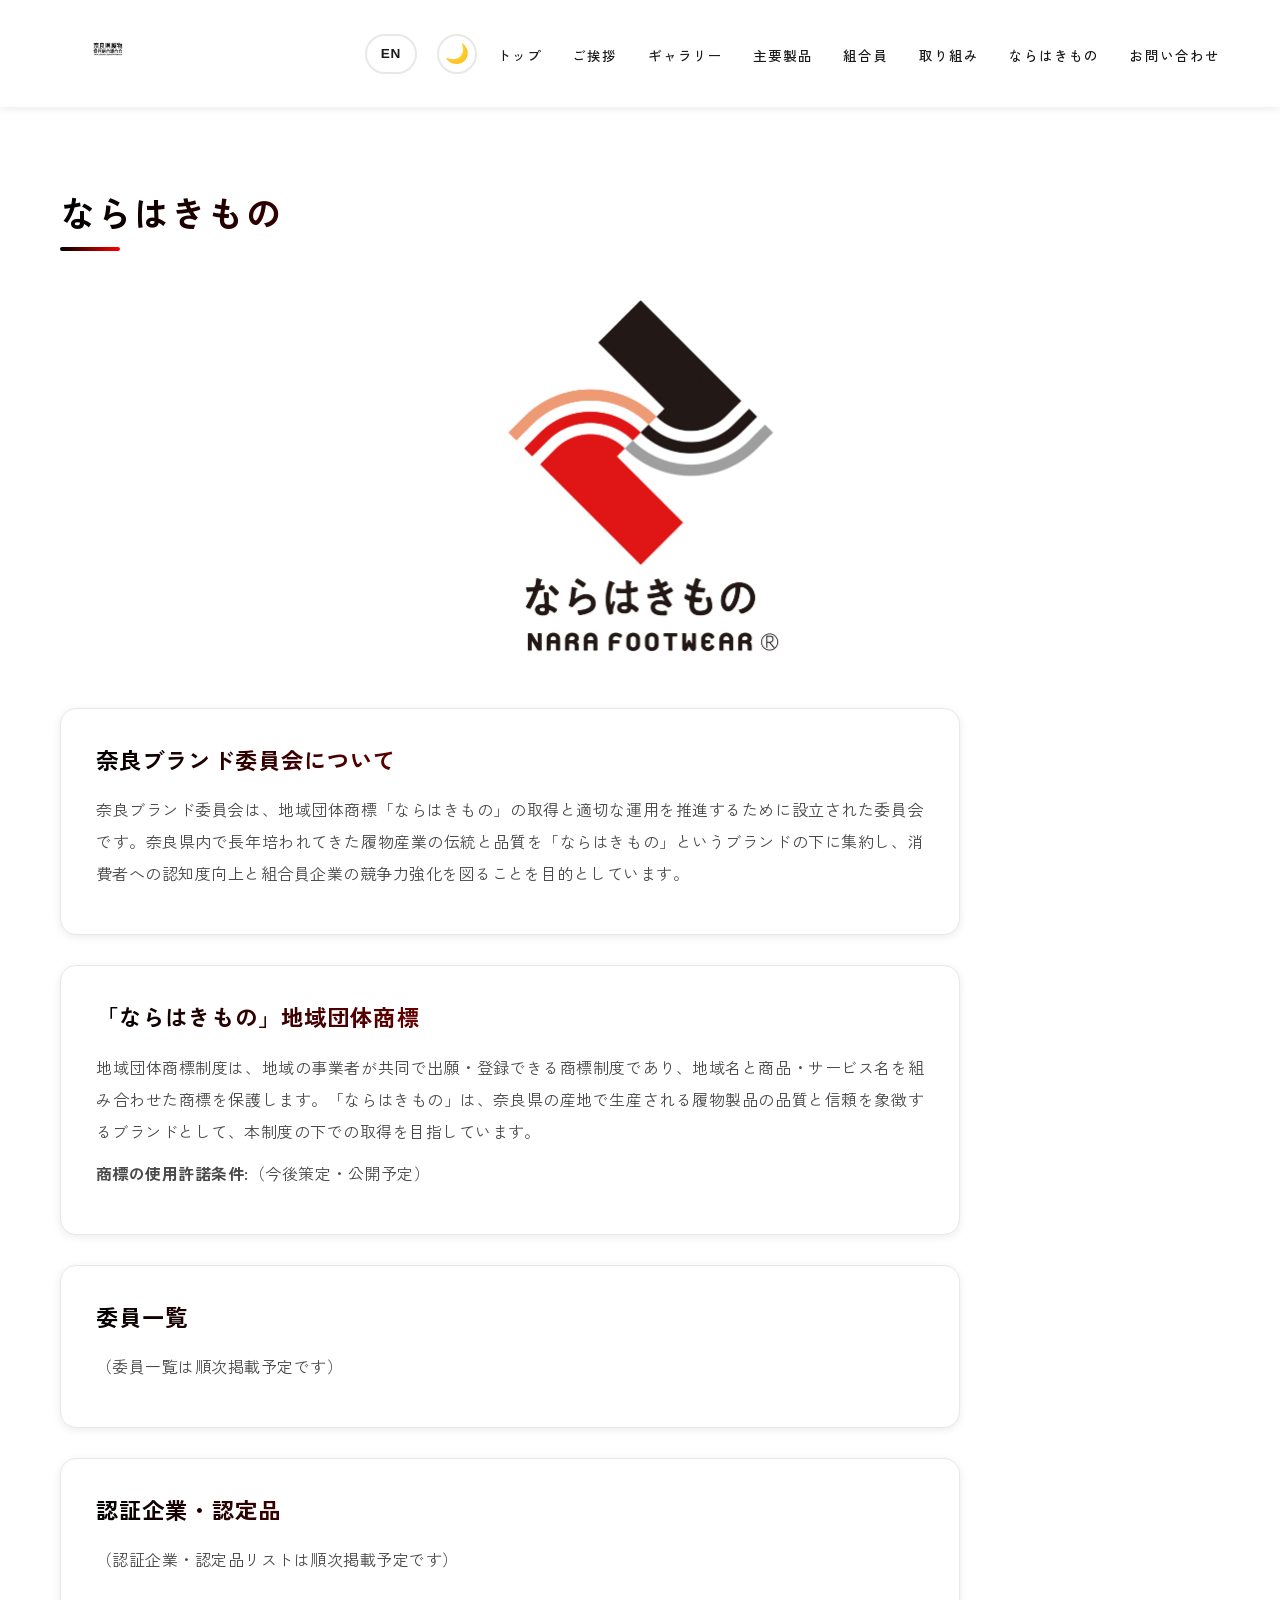
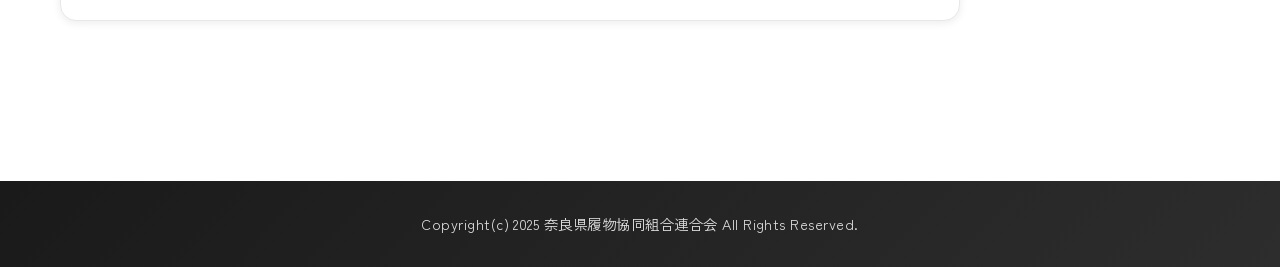
<file: narahakimono.html>
<!DOCTYPE html>
<html lang="ja">

<head>
    <meta charset="UTF-8">
    <meta name="viewport" content="width=device-width, initial-scale=1.0">
    <meta name="description" content="地域団体商標「ならはきもの」と奈良ブランド委員会のご紹介">
    <title>ならはきもの | 奈良県履物協同組合連合会</title>
    <script>
        // ページ読み込み前にテーマ・言語を適用（FOUC防止）
        (function () {
            const savedTheme = localStorage.getItem('theme') || 'light';
            document.documentElement.setAttribute('data-theme', savedTheme);
            const savedLang = localStorage.getItem('lang') || 'ja';
            document.documentElement.setAttribute('lang', savedLang);
        })();
    </script>
    <link rel="stylesheet" href="assets/css/style.css">
</head>

<body>
    <header>
        <div class="container">
            <div class="logo">
                <a href="index.html">
                    <img src="assets/images/federation_logo.jpg" alt="Nara Prefecture Footwear Cooperative Federation / 奈良県履物協同組合連合会">
                </a>
            </div>
            <nav>
                <button class="lang-toggle" aria-label="Language / 言語" id="langToggle">
                    <span class="lang-label">EN</span>
                </button>
                <button class="theme-toggle" aria-label="テーマ切り替え" id="themeToggle">
                    <span class="theme-icon">🌙</span>
                </button>
                <ul class="nav-menu">
                    <li><a href="index.html#top"><span lang="ja">トップ</span><span lang="en">TOP</span></a></li>
                    <li><a href="index.html#message"><span lang="ja">ご挨拶</span><span lang="en">MESSAGE</span></a></li>
                    <li><a href="index.html#gallery"><span lang="ja">ギャラリー</span><span lang="en">GALLERY</span></a></li>
                    <li><a href="index.html#keyproduct"><span lang="ja">主要製品</span><span lang="en">KEYPRODUCT</span></a></li>
                    <li><a href="index.html#link"><span lang="ja">組合員</span><span lang="en">MEMBERS</span></a></li>
                    <li><a href="index.html#efforts"><span lang="ja">取り組み</span><span lang="en">EFFORTS BUSINESS</span></a></li>
                    <li><a href="narahakimono.html"><span lang="ja">ならはきもの</span><span lang="en">NARA HAKIMONO</span></a></li>
                    <li><a href="index.html#contact"><span lang="ja">お問い合わせ</span><span lang="en">CONTACT</span></a></li>
                </ul>
                <button class="menu-toggle" aria-label="メニュー">
                    <span></span>
                    <span></span>
                    <span></span>
                </button>
            </nav>
        </div>
    </header>

    <main>
        <section id="hakimono" class="section">
            <div class="container">
                <h2><span lang="ja">ならはきもの</span><span lang="en">NARA HAKIMONO</span></h2>
                <div class="hakimono-logo">
                    <img src="assets/images/narahakimono_logo修正済み.jpg" alt="ならはきもの / Nara Hakimono">
                </div>
                <div class="content">
                    <div class="hakimono-block">
                        <h3 lang="ja">奈良ブランド委員会について</h3>
                        <h3 lang="en">About the Nara Brand Committee</h3>
                        <p lang="ja">
                            奈良ブランド委員会は、地域団体商標「ならはきもの」の取得と適切な運用を推進するために設立された委員会です。奈良県内で長年培われてきた履物産業の伝統と品質を「ならはきもの」というブランドの下に集約し、消費者への認知度向上と組合員企業の競争力強化を図ることを目的としています。
                        </p>
                        <p lang="en">
                            The Nara Brand Committee was established to pursue and properly manage the regional collective trademark "Nara Hakimono." By bringing together the long-cultivated tradition and quality of Nara's footwear industry under the "Nara Hakimono" brand, the committee aims to raise consumer awareness and strengthen the competitiveness of its member companies.
                        </p>
                    </div>
                    <div class="hakimono-block">
                        <h3 lang="ja">「ならはきもの」地域団体商標</h3>
                        <h3 lang="en">"Nara Hakimono" Regional Collective Trademark</h3>
                        <p lang="ja">
                            地域団体商標制度は、地域の事業者が共同で出願・登録できる商標制度であり、地域名と商品・サービス名を組み合わせた商標を保護します。「ならはきもの」は、奈良県の産地で生産される履物製品の品質と信頼を象徴するブランドとして、本制度の下での取得を目指しています。
                        </p>
                        <p lang="en">
                            The regional collective trademark system allows local business operators to jointly apply for and register trademarks that combine a regional name with a product or service name. "Nara Hakimono" represents the quality and trust of footwear produced in the Nara region, and the committee is pursuing registration under this system.
                        </p>
                        <p lang="ja">
                            <strong>商標の使用許諾条件:</strong>（今後策定・公開予定）
                        </p>
                        <p lang="en">
                            <strong>Trademark Usage Conditions:</strong> (To be established and published.)
                        </p>
                    </div>
                    <div class="hakimono-block">
                        <h3 lang="ja">委員一覧</h3>
                        <h3 lang="en">Committee Members</h3>
                        <p lang="ja">（委員一覧は順次掲載予定です）</p>
                        <p lang="en">(The committee member list will be published as it becomes available.)</p>
                    </div>
                    <div class="hakimono-block">
                        <h3 lang="ja">認証企業・認定品</h3>
                        <h3 lang="en">Certified Companies & Products</h3>
                        <p lang="ja">（認証企業・認定品リストは順次掲載予定です）</p>
                        <p lang="en">(The list of certified companies and products will be published as approvals are granted.)</p>
                    </div>
                </div>
            </div>
        </section>
    </main>

    <footer>
        <div class="container">
            <p lang="ja">Copyright(c) 2025 奈良県履物協同組合連合会 All Rights Reserved.</p>
            <p lang="en">Copyright(c) 2025 Nara Prefecture Footwear Cooperative Federation. All Rights Reserved.</p>
        </div>
    </footer>

    <script src="assets/js/main.js"></script>
</body>

</html>
</file>
<file: assets/css/style.css>
/* Google Fonts */
@import url('https://fonts.googleapis.com/css2?family=Zen+Kaku+Gothic+New:wght@300;400;500;700&family=Inter:wght@300;400;500;600;700&display=swap');

/* リセットCSS */
* {
    margin: 0;
    padding: 0;
    box-sizing: border-box;
}

:root {
    --primary-color: #1F3A5F;
    --secondary-color: #3A5A87;
    --accent-color: #5E7BA6;
    --text-primary: #1a1a1a;
    --text-secondary: #4a4a4a;
    --bg-light: #f8f9fa;
    --bg-white: #ffffff;
    --border-color: #e8e8e8;
    --shadow-sm: 0 2px 8px rgba(0, 0, 0, 0.08);
    --shadow-md: 0 4px 16px rgba(0, 0, 0, 0.12);
    --shadow-lg: 0 8px 24px rgba(0, 0, 0, 0.15);
    --gradient-text: linear-gradient(to right, #000000, #ff0000);
    --link-color: #1F3A5F;
}

[data-theme="dark"] {
    --primary-color: #6B9BD1;
    --secondary-color: #8AAFD8;
    --accent-color: #A7C0DF;
    --text-primary: #e0e0e0;
    --text-secondary: #b0b0b0;
    --bg-light: #1a1a1a;
    --bg-white: #2d2d2d;
    --border-color: #404040;
    --shadow-sm: 0 2px 8px rgba(0, 0, 0, 0.3);
    --shadow-md: 0 4px 16px rgba(0, 0, 0, 0.4);
    --shadow-lg: 0 8px 24px rgba(0, 0, 0, 0.5);
    --gradient-text: linear-gradient(to right, #ffffff, #ff6666);
    --link-color: #7BA3D9;
}

/* グラデーションテキスト用のクラス */
.gradient-text {
    background: var(--gradient-text);
    -webkit-background-clip: text;
    -webkit-text-fill-color: transparent;
    background-clip: text;
    color: transparent;
}

html {
    scroll-behavior: smooth;
    scroll-padding-top: 90px;
}

body {
    font-family: 'Zen Kaku Gothic New', 'Inter', -apple-system, BlinkMacSystemFont, "Segoe UI", "Hiragino Kaku Gothic ProN", "Hiragino Sans", Meiryo, sans-serif;
    line-height: 1.75;
    color: var(--text-primary);
    background-color: var(--bg-white);
    font-weight: 400;
    letter-spacing: 0.03em;
    font-size: 16px;
    -webkit-font-smoothing: antialiased;
    -moz-osx-font-smoothing: grayscale;
    text-rendering: optimizeLegibility;
}

.container {
    max-width: 1200px;
    margin: 0 auto;
    padding: 0 20px;
}

/* ヘッダー */
header {
    background-color: var(--bg-white);
    box-shadow: var(--shadow-sm);
    position: sticky;
    top: 0;
    z-index: 1000;
    backdrop-filter: blur(10px);
    background-color: rgba(255, 255, 255, 0.95);
    transition: background-color 0.3s ease;
}

[data-theme="dark"] header {
    background-color: rgba(45, 45, 45, 0.95);
}

header .container {
    display: flex;
    justify-content: space-between;
    align-items: center;
    padding: 20px 20px;
}

.logo img {
    max-height: 60px;
    width: auto;
    transition: transform 0.3s ease;
}

.logo img:hover {
    transform: scale(1.05);
}

nav {
    position: relative;
    display: flex;
    align-items: center;
    gap: 20px;
}

.theme-toggle {
    background: none;
    border: 2px solid var(--border-color);
    border-radius: 50%;
    width: 40px;
    height: 40px;
    display: flex;
    align-items: center;
    justify-content: center;
    cursor: pointer;
    transition: all 0.3s ease;
    font-size: 1.2rem;
    color: var(--text-primary);
}

.theme-toggle:hover {
    background-color: var(--bg-light);
    border-color: var(--primary-color);
    transform: scale(1.1);
}

[data-theme="dark"] .theme-toggle {
    border-color: var(--border-color);
}

[data-theme="dark"] .theme-toggle:hover {
    background-color: var(--bg-light);
}

.lang-toggle {
    background: none;
    border: 2px solid var(--border-color);
    border-radius: 20px;
    height: 40px;
    padding: 0 14px;
    display: flex;
    align-items: center;
    justify-content: center;
    cursor: pointer;
    transition: all 0.3s ease;
    font-size: 0.85rem;
    font-weight: 600;
    letter-spacing: 0.05em;
    color: var(--text-primary);
}

.lang-toggle:hover {
    background-color: var(--bg-light);
    border-color: var(--primary-color);
    transform: scale(1.05);
}

[data-theme="dark"] .lang-toggle {
    border-color: var(--border-color);
}

[data-theme="dark"] .lang-toggle:hover {
    background-color: var(--bg-light);
}

html[lang="ja"] [lang="en"] {
    display: none;
}

html[lang="en"] [lang="ja"] {
    display: none;
}

.nav-menu {
    display: flex;
    list-style: none;
    gap: 30px;
}

.nav-menu a {
    text-decoration: none;
    color: var(--text-primary);
    font-weight: 500;
    font-size: 0.85rem;
    letter-spacing: 0.08em;
    transition: all 0.3s ease;
    position: relative;
    padding: 5px 0;
    text-transform: uppercase;
}

.nav-menu a::after {
    content: '';
    position: absolute;
    bottom: 0;
    left: 0;
    width: 0;
    height: 2px;
    background: var(--gradient-text);
    transition: width 0.3s ease;
}

.nav-menu a:hover {
    background: var(--gradient-text);
    -webkit-background-clip: text;
    -webkit-text-fill-color: transparent;
    background-clip: text;
    color: transparent;
}

.nav-menu a:hover::after {
    width: 100%;
}

.menu-toggle {
    display: none;
    flex-direction: column;
    background: none;
    border: none;
    cursor: pointer;
    padding: 5px;
}

.menu-toggle span {
    width: 25px;
    height: 3px;
    background-color: var(--text-primary);
    margin: 3px 0;
    transition: 0.3s;
    border-radius: 2px;
}

/* メインコンテンツ */
main {
    padding-top: 0;
}

.hero {
    background: linear-gradient(135deg, #f8f9fa 0%, #e9ecef 100%);
    padding: 120px 0;
    position: relative;
    overflow: hidden;
    transition: background 0.3s ease;
}

[data-theme="dark"] .hero {
    background: linear-gradient(135deg, #1a1a1a 0%, #2d2d2d 100%);
}

.hero::before {
    content: '';
    position: absolute;
    top: 0;
    left: 0;
    right: 0;
    bottom: 0;
    background: radial-gradient(circle at 30% 50%, rgba(44, 95, 65, 0.05) 0%, transparent 50%);
    pointer-events: none;
    z-index: 1;
}

.hero::after {
    content: '';
    position: absolute;
    top: 50%;
    left: 50%;
    transform: translate(-50%, -50%);
    width: 600px;
    height: 600px;
    background: radial-gradient(circle, rgba(255, 0, 0, 0.03) 0%, transparent 70%);
    pointer-events: none;
    z-index: 1;
    animation: pulse 4s ease-in-out infinite;
}

@keyframes pulse {

    0%,
    100% {
        opacity: 0.3;
        transform: translate(-50%, -50%) scale(1);
    }

    50% {
        opacity: 0.5;
        transform: translate(-50%, -50%) scale(1.1);
    }
}

.hero-content {
    display: flex;
    align-items: center;
    justify-content: center;
    gap: 60px;
    position: relative;
    z-index: 2;
    flex-direction: column;
}

.hero-image-wrapper {
    position: relative;
    width: 100%;
    display: flex;
    justify-content: center;
    align-items: center;
    z-index: 3;
}

.hero-logo {
    max-width: 400px;
    width: 80%;
    height: auto;
    opacity: 0;
    transform: scale(0);
    animation: logoExpand 1.5s ease-out 3.5s forwards;
}

@keyframes logoExpand {
    0% {
        opacity: 0;
        transform: scale(0);
    }

    50% {
        opacity: 0.8;
        transform: scale(1.05);
    }

    100% {
        opacity: 1;
        transform: scale(1);
    }
}

.hero-image {
    flex: 0 0 auto;
    width: 45%;
    max-width: 500px;
}

.hero-image img {
    width: 100%;
    height: auto;
    border-radius: 16px;
    box-shadow: var(--shadow-md);
    object-fit: cover;
}

.hero-text {
    flex: 1;
    text-align: center;
    position: relative;
}

.hero-title {
    font-size: 3.2rem;
    font-weight: 700;
    letter-spacing: 0.1em;
    line-height: 1.4;
    margin: 0;
    padding: 40px 0;
    position: relative;
    display: flex;
    align-items: center;
    justify-content: center;
}

.hero-title-text {
    background: var(--gradient-text);
    -webkit-background-clip: text;
    -webkit-text-fill-color: transparent;
    background-clip: text;
    color: transparent;
    opacity: 0;
    transform: translateY(40px);
    animation: fadeInUp 1.2s ease-out 1.2s forwards, fadeOut 0.8s ease-in 2.7s forwards;
    position: absolute;
}

.hero-title-image {
    max-width: 500px;
    width: 100%;
    height: auto;
    display: block;
    margin: 0 auto;
    opacity: 0;
    transform: scale(0);
    animation: logoExpand 1.5s ease-out 3.5s forwards;
}

@keyframes fadeOut {
    from {
        opacity: 1;
        transform: translateY(0);
    }

    to {
        opacity: 0;
        transform: translateY(-20px);
    }
}

.hero-title::before,
.hero-title::after {
    content: '';
    position: absolute;
    left: 50%;
    transform: translateX(-50%);
    width: 0;
    height: 3px;
    background: var(--gradient-text);
    animation: expandTitleLine 1s ease-out 2.4s forwards;
}

.hero-title::before {
    top: 0;
}

.hero-title::after {
    bottom: 0;
}

@keyframes expandTitleLine {
    from {
        width: 0;
    }

    to {
        width: 80%;
    }
}

@keyframes fadeInUp {
    from {
        opacity: 0;
        transform: translateY(40px);
    }

    to {
        opacity: 1;
        transform: translateY(0);
    }
}

.hero-decoration {
    position: relative;
    height: 3px;
    width: 0;
    margin: 0 auto;
    background: var(--gradient-text);
    animation: expandLine 1.2s ease-out 1.6s forwards, fadeOutLine 0.8s ease-in 2.7s forwards;
    border-radius: 2px;
}

@keyframes fadeOutLine {
    from {
        opacity: 1;
    }

    to {
        opacity: 0;
    }
}

.hero-decoration-top {
    margin-bottom: 30px;
}

.hero-decoration-bottom {
    margin-top: 30px;
}

@keyframes expandLine {
    from {
        width: 0;
        opacity: 0;
    }

    to {
        width: 300px;
        opacity: 1;
    }
}

.hero-decoration::before,
.hero-decoration::after {
    content: '';
    position: absolute;
    top: 50%;
    width: 12px;
    height: 12px;
    background: var(--gradient-text);
    border-radius: 50%;
    transform: translateY(-50%) scale(0);
    opacity: 0;
    animation: fadeInDot 0.6s ease-out 2.8s forwards;
    box-shadow: 0 0 10px rgba(255, 0, 0, 0.3);
}

.hero-decoration::before {
    left: -20px;
}

.hero-decoration::after {
    right: -20px;
}

@keyframes fadeInDot {
    from {
        opacity: 0;
        transform: translateY(-50%) scale(0);
    }

    to {
        opacity: 1;
        transform: translateY(-50%) scale(1);
    }
}

.section {
    padding: 80px 0;
}

.section:nth-child(even) {
    background-color: var(--bg-light);
}

.section h2 {
    font-size: 2.2rem;
    margin-bottom: 40px;
    background: var(--gradient-text);
    -webkit-background-clip: text;
    -webkit-text-fill-color: transparent;
    background-clip: text;
    color: transparent;
    font-weight: 700;
    letter-spacing: 0.06em;
    position: relative;
    padding-bottom: 15px;
    line-height: 1.4;
}

.section h2::after {
    content: '';
    position: absolute;
    bottom: 0;
    left: 0;
    width: 60px;
    height: 4px;
    background: var(--gradient-text);
    border-radius: 2px;
}

.content {
    max-width: 900px;
}

.content p {
    margin-bottom: 22px;
    text-align: justify;
    color: var(--text-secondary);
    font-size: 1.05rem;
    line-height: 2;
    letter-spacing: 0.04em;
    font-weight: 400;
}

/* ギャラリー */
.gallery-grid {
    display: grid;
    grid-template-columns: repeat(auto-fit, minmax(280px, 1fr));
    gap: 25px;
    margin-top: 40px;
}

.gallery-item {
    overflow: hidden;
    border-radius: 12px;
    box-shadow: var(--shadow-sm);
    transition: all 0.3s ease;
    background-color: var(--bg-white);
}

.gallery-item:hover {
    box-shadow: var(--shadow-md);
    transform: translateY(-5px);
}

.gallery-item img {
    width: 100%;
    height: auto;
    display: block;
    transition: transform 0.5s ease;
}

.gallery-item:hover img {
    transform: scale(1.08);
}

/* 製品セクション */
.product-grid {
    display: grid;
    grid-template-columns: repeat(auto-fit, minmax(320px, 1fr));
    gap: 35px;
    margin-top: 40px;
}

.product-item {
    background-color: var(--bg-white);
    padding: 35px;
    border-radius: 16px;
    box-shadow: var(--shadow-sm);
    transition: all 0.3s ease;
    border: 1px solid var(--border-color);
}

.product-item:hover {
    box-shadow: var(--shadow-md);
    transform: translateY(-8px);
    border-color: var(--primary-color);
}

.product-item h3 {
    font-size: 1.6rem;
    margin-bottom: 20px;
    background: var(--gradient-text);
    -webkit-background-clip: text;
    -webkit-text-fill-color: transparent;
    background-clip: text;
    color: transparent;
    font-weight: 700;
    letter-spacing: 0.05em;
    line-height: 1.4;
}

.product-item p {
    line-height: 2;
    color: var(--text-secondary);
    font-size: 1rem;
    letter-spacing: 0.03em;
}

.hakimono-logo {
    text-align: center;
    margin-bottom: 40px;
}

.hakimono-logo img {
    max-width: 360px;
    width: 100%;
    height: auto;
}

.hakimono-block {
    background-color: var(--bg-white);
    padding: 35px;
    border-radius: 16px;
    box-shadow: var(--shadow-sm);
    border: 1px solid var(--border-color);
    margin-bottom: 30px;
}

.hakimono-block:last-child {
    margin-bottom: 0;
}

.hakimono-block h3 {
    font-size: 1.4rem;
    margin-bottom: 18px;
    background: var(--gradient-text);
    -webkit-background-clip: text;
    -webkit-text-fill-color: transparent;
    background-clip: text;
    color: transparent;
    font-weight: 700;
    letter-spacing: 0.05em;
    line-height: 1.4;
}

.hakimono-block p {
    line-height: 2;
    color: var(--text-secondary);
    font-size: 1rem;
    letter-spacing: 0.03em;
    margin-bottom: 10px;
}

.hakimono-block p:last-child {
    margin-bottom: 0;
}

/* 組合員リスト */
.member-list {
    list-style: none;
    margin-bottom: 30px;
}

.member-list li {
    padding: 15px 0;
    border-bottom: 1px solid var(--border-color);
    color: var(--text-secondary);
    font-size: 1.05rem;
    transition: all 0.2s ease;
    padding-left: 20px;
    position: relative;
    letter-spacing: 0.03em;
    line-height: 1.8;
}

.member-list li a {
    text-decoration: none;
    color: inherit;
    display: block;
    transition: all 0.2s ease;
}

.member-list li::before {
    content: '▸';
    position: absolute;
    left: 0;
    background: var(--gradient-text);
    -webkit-background-clip: text;
    -webkit-text-fill-color: transparent;
    background-clip: text;
    color: transparent;
    font-size: 0.8rem;
}

.member-list li:hover {
    padding-left: 25px;
}

.member-list li:hover a {
    background: var(--gradient-text);
    -webkit-background-clip: text;
    -webkit-text-fill-color: transparent;
    background-clip: text;
    color: transparent;
}

.member-list li:last-child {
    border-bottom: none;
}

.member-detail {
    scroll-margin-top: 100px;
}

.member-detail h2 {
    font-size: 2rem;
    margin-bottom: 30px;
    background: var(--gradient-text);
    -webkit-background-clip: text;
    -webkit-text-fill-color: transparent;
    background-clip: text;
    color: transparent;
    text-align: center;
}

.member-info {
    background: var(--bg-light);
    padding: 30px;
    border-radius: 8px;
    box-shadow: var(--shadow-sm);
}

.member-info p {
    color: var(--text-secondary);
    line-height: 2;
    letter-spacing: 0.03em;
}

.member-companies {
    display: grid;
    grid-template-columns: repeat(auto-fit, minmax(300px, 1fr));
    gap: 30px;
    margin-top: 20px;
}

.company-item {
    background: var(--bg-white);
    padding: 25px;
    border-radius: 8px;
    box-shadow: var(--shadow-sm);
    border: 1px solid var(--border-color);
    transition: all 0.3s ease;
}

.company-item:hover {
    box-shadow: var(--shadow-md);
    transform: translateY(-3px);
}

.company-item h3 {
    font-size: 1.3rem;
    margin-bottom: 15px;
    color: var(--text-primary);
    border-bottom: 2px solid var(--primary-color);
    padding-bottom: 10px;
}

.company-item p {
    color: var(--text-secondary);
    line-height: 2;
    letter-spacing: 0.03em;
    margin: 0;
}

.company-item strong {
    color: var(--text-primary);
    font-weight: 600;
}

.company-item p a,
.cooperative-info p a {
    color: var(--link-color);
    text-decoration: none;
    font-weight: 600;
    transition: opacity 0.3s ease;
}

.company-item p a:hover,
.cooperative-info p a:hover {
    opacity: 0.75;
    text-decoration: underline;
}

.location-info {
    margin-top: 30px;
    padding: 25px;
    background: linear-gradient(135deg, #f8f9fa 0%, #e9ecef 100%);
    border-radius: 8px;
    color: var(--text-secondary);
    line-height: 2;
    letter-spacing: 0.03em;
    font-size: 1rem;
    transition: background 0.3s ease;
    position: relative;
    display: flex;
    flex-direction: column;
    gap: 20px;
    align-items: center;
}

.location-image {
    max-width: 100%;
    width: 100%;
    height: auto;
    border-radius: 8px;
    box-shadow: var(--shadow-sm);
    object-fit: contain;
}

.location-info p {
    margin: 0;
    text-align: center;
}

.location-info::before {
    content: '';
    position: absolute;
    left: 0;
    top: 0;
    bottom: 0;
    width: 4px;
    background: linear-gradient(to bottom, #000000, #ff0000);
    border-radius: 8px 0 0 8px;
}

[data-theme="dark"] .location-info {
    background: linear-gradient(135deg, #2d2d2d 0%, #1a1a1a 100%);
}

/* イベントセクション */
.event-item {
    margin-bottom: 50px;
    padding: 0;
    background-color: var(--bg-white);
    border-radius: 16px;
    box-shadow: var(--shadow-sm);
    transition: all 0.3s ease;
    border: 1px solid var(--border-color);
    overflow: hidden;
}

.event-item:hover {
    box-shadow: var(--shadow-md);
    border-color: var(--primary-color);
    transform: translateY(-5px);
}

.event-content {
    display: flex;
    align-items: flex-start;
    gap: 40px;
    padding: 35px;
}

.event-image {
    flex: 0 0 350px;
    max-width: 350px;
}

.event-image img {
    width: 100%;
    height: auto;
    border-radius: 12px;
    object-fit: cover;
    box-shadow: var(--shadow-sm);
    transition: transform 0.3s ease;
}

.event-item:hover .event-image img {
    transform: scale(1.05);
}

.event-text {
    flex: 1;
}

.event-item h3 {
    font-size: 1.5rem;
    margin-bottom: 20px;
    background: var(--gradient-text);
    -webkit-background-clip: text;
    -webkit-text-fill-color: transparent;
    background-clip: text;
    color: transparent;
    font-weight: 700;
    letter-spacing: 0.05em;
    line-height: 1.4;
}

.event-item p {
    margin-bottom: 15px;
    color: var(--text-secondary);
    line-height: 2;
    letter-spacing: 0.03em;
    font-size: 1rem;
}

.event-item strong {
    background: var(--gradient-text);
    -webkit-background-clip: text;
    -webkit-text-fill-color: transparent;
    background-clip: text;
    color: transparent;
    font-weight: 600;
}

/* 会社情報 */
.contact-info {
    background: linear-gradient(135deg, var(--bg-white) 0%, var(--bg-light) 100%);
    padding: 40px;
    border-radius: 16px;
    box-shadow: var(--shadow-sm);
    line-height: 2.2;
    color: var(--text-secondary);
    border: 1px solid var(--border-color);
    font-size: 1.05rem;
    letter-spacing: 0.03em;
    transition: background 0.3s ease;
}

.contact-info a {
    background: var(--gradient-text);
    -webkit-background-clip: text;
    -webkit-text-fill-color: transparent;
    background-clip: text;
    color: transparent;
    text-decoration: none;
    transition: opacity 0.3s ease;
}

.contact-info a:hover {
    opacity: 0.8;
    text-decoration: underline;
}

/* フッター */
footer {
    background: linear-gradient(135deg, #1a1a1a 0%, #2d2d2d 100%);
    color: #e0e0e0;
    text-align: center;
    padding: 30px 0;
    margin-top: 80px;
    font-size: 0.9rem;
    transition: background 0.3s ease;
}

[data-theme="dark"] footer {
    background: linear-gradient(135deg, #0d0d0d 0%, #1a1a1a 100%);
}

footer a {
    color: #e0e0e0;
    text-decoration: underline;
    transition: color 0.3s ease;
}

footer a:hover {
    color: var(--accent-color);
}

/* レスポンシブデザイン */
@media (max-width: 768px) {
    .menu-toggle {
        display: flex;
    }

    .nav-menu {
        position: absolute;
        top: 100%;
        right: 0;
        flex-direction: column;
        background-color: var(--bg-white);
        width: 220px;
        box-shadow: var(--shadow-md);
        padding: 25px;
        display: none;
        gap: 0;
        border-radius: 8px;
    }

    .nav-menu.active {
        display: flex;
    }

    .nav-menu li {
        border-bottom: 1px solid var(--border-color);
        padding: 12px 0;
    }

    .nav-menu li:last-child {
        border-bottom: none;
    }

    .nav-menu a::after {
        display: none;
    }

    .hero {
        padding: 80px 0;
    }

    .hero::after {
        width: 400px;
        height: 400px;
    }

    .hero-content {
        flex-direction: column;
        gap: 40px;
        text-align: center;
    }

    .hero-image-wrapper {
        order: 2;
    }

    .hero-text {
        order: 1;
        text-align: center;
    }

    .hero-logo {
        max-width: 300px;
        width: 70%;
    }

    .hero-title {
        font-size: 2rem;
        padding: 30px 0;
        letter-spacing: 0.08em;
    }

    .hero-title-image {
        max-width: 350px;
    }

    .hero-title-text {
        font-size: 2rem;
    }

    .hero-decoration {
        height: 2px;
    }

    .hero-decoration-top {
        margin-bottom: 20px;
    }

    .hero-decoration-bottom {
        margin-top: 20px;
    }

    @keyframes expandLine {
        from {
            width: 0;
            opacity: 0;
        }

        to {
            width: 200px;
            opacity: 1;
        }
    }

    .hero-decoration::before,
    .hero-decoration::after {
        width: 10px;
        height: 10px;
    }

    .section {
        padding: 50px 0;
    }

    .section h2 {
        font-size: 1.8rem;
        letter-spacing: 0.05em;
    }

    .gallery-grid {
        grid-template-columns: repeat(auto-fit, minmax(150px, 1fr));
        gap: 15px;
    }

    .product-grid {
        grid-template-columns: 1fr;
    }

    .product-item,
    .event-item,
    .contact-info {
        padding: 20px;
    }

    .event-content {
        flex-direction: column;
        gap: 25px;
        padding: 25px;
    }

    .event-image {
        flex: 1 1 auto;
        width: 100%;
        max-width: 100%;
    }

    .content p {
        text-align: left;
    }
}

@media (max-width: 480px) {
    .container {
        padding: 0 15px;
    }

    header .container {
        padding: 10px 15px;
    }

    .logo img {
        max-height: 50px;
    }

    .hero {
        padding: 60px 0;
    }

    .hero::after {
        width: 300px;
        height: 300px;
    }

    .hero-content {
        gap: 30px;
    }

    .hero-logo {
        max-width: 250px;
        width: 65%;
    }

    .hero-title {
        font-size: 1.6rem;
        padding: 25px 0;
        letter-spacing: 0.06em;
    }

    .hero-title-image {
        max-width: 280px;
    }

    .hero-title-text {
        font-size: 1.6rem;
    }

    .hero-decoration {
        height: 2px;
    }

    @keyframes expandLine {
        from {
            width: 0;
            opacity: 0;
        }

        to {
            width: 150px;
            opacity: 1;
        }
    }

    .section {
        padding: 40px 0;
    }

    .section h2 {
        font-size: 1.5rem;
        letter-spacing: 0.04em;
    }

    .gallery-grid {
        grid-template-columns: 1fr;
    }

    .event-content {
        padding: 20px;
        gap: 20px;
    }
}
</file>
